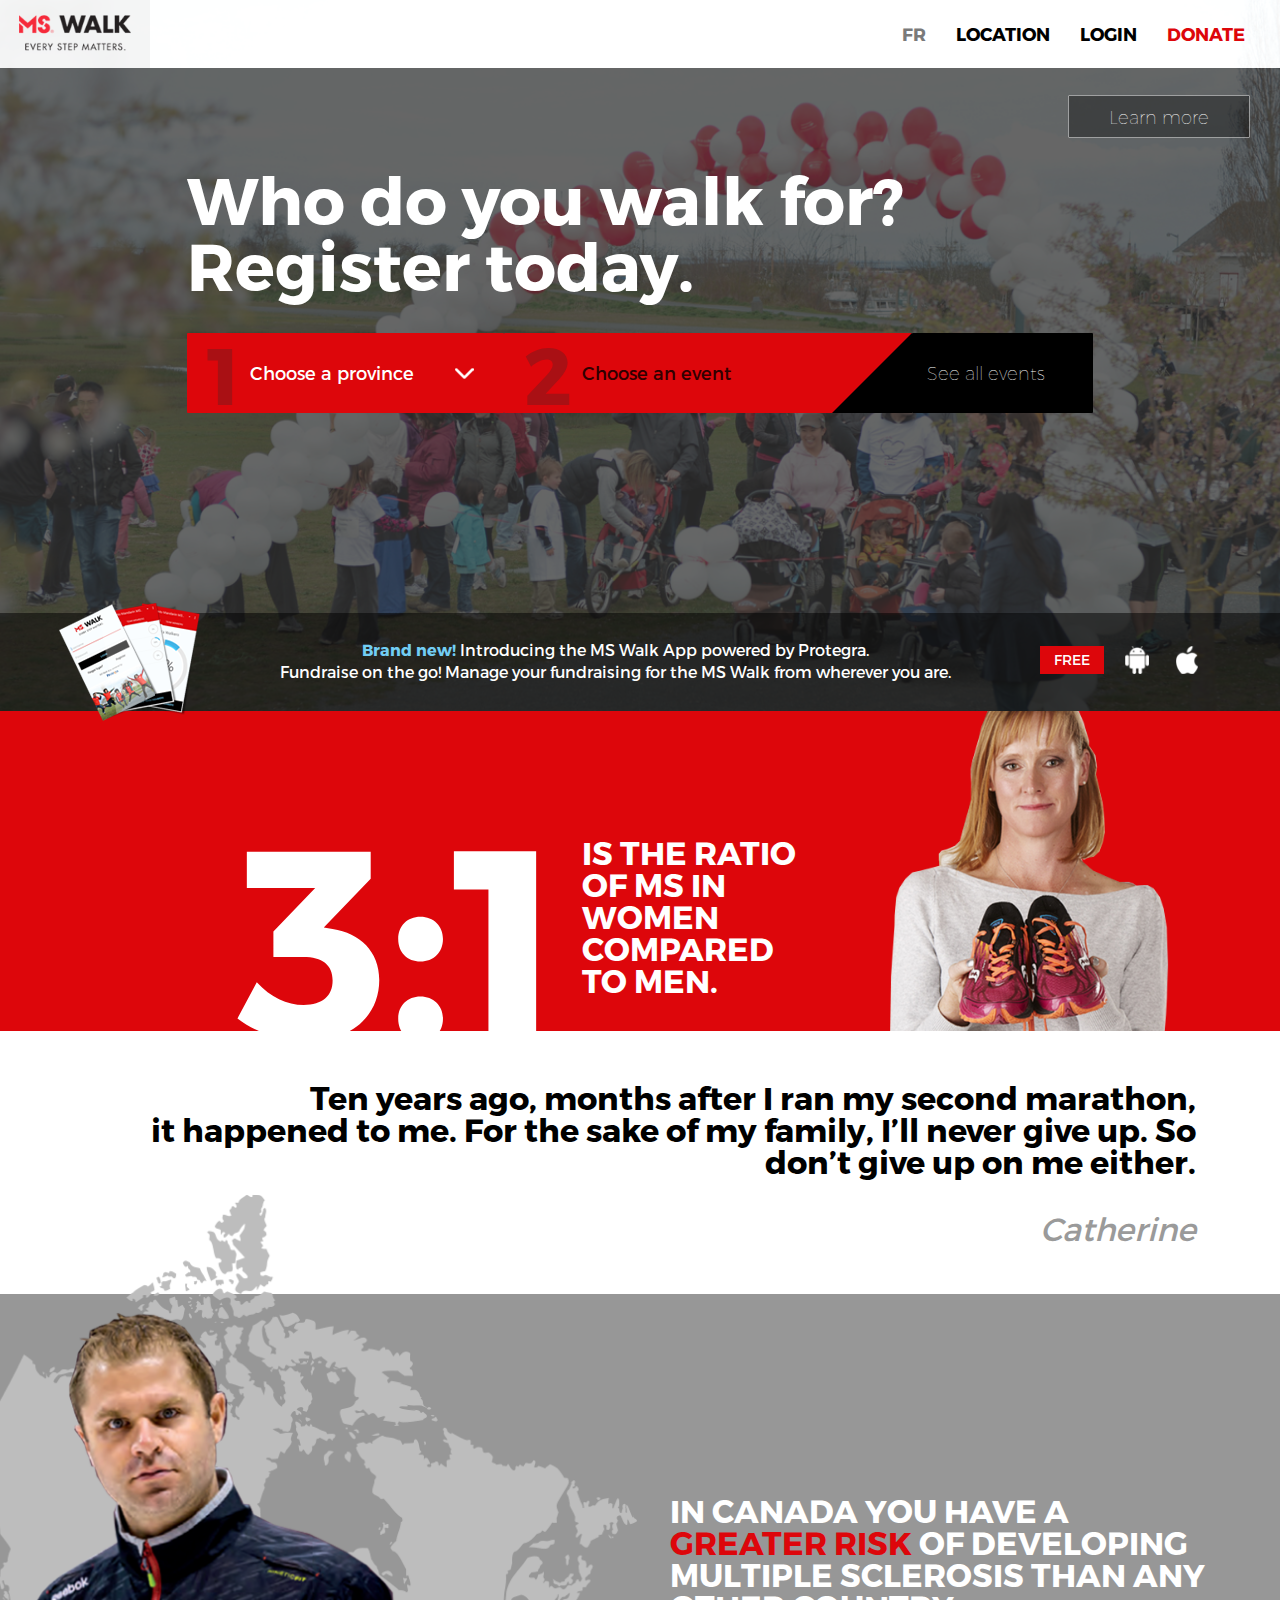
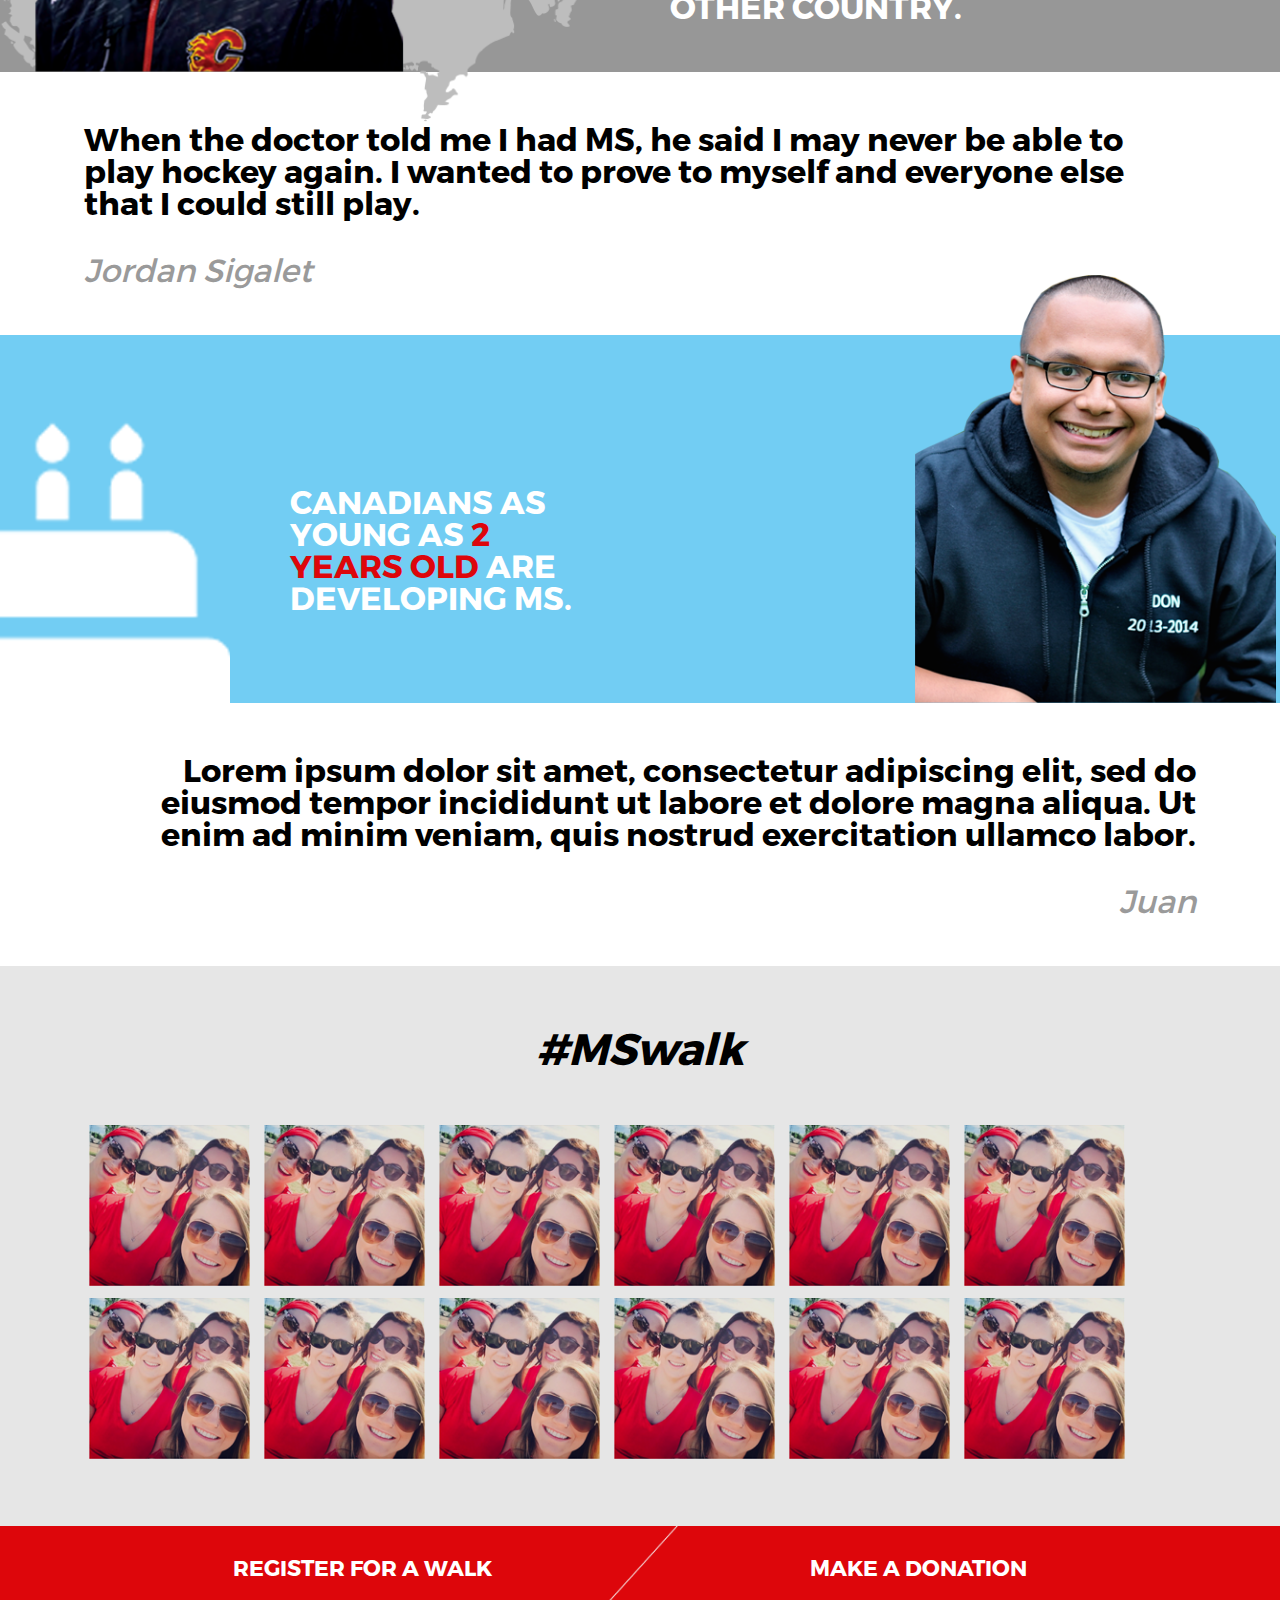
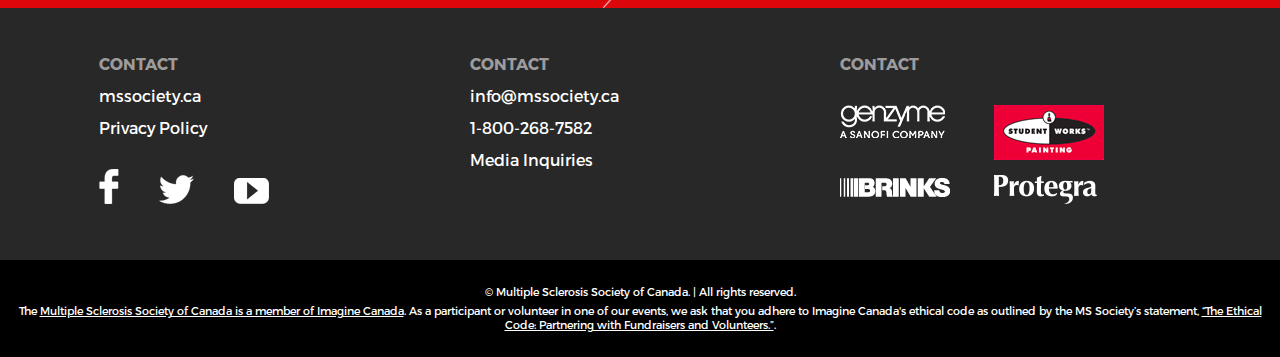
<file: index.html>
<!DOCTYPE html>
<html>
<head>
	<title>Home</title>
	<link rel="stylesheet" type="text/css" href="css/bootstrap.min.css">
	<meta charset="utf-8">
	<meta name="viewport" content="width=device-width, initial-scale=1">

	<link rel="stylesheet" type="text/css" href="css/style.css">
</head>
<body>
	<div class="b1">
		<div class="menu">
			<div class="logo"><a href="#">&nbsp;</a></div>
			<div class="menu_items">
				<div id="desk">
					<ul>
						<li><a href="#">Donate</a></li>
						<li><a href="#">Login</a></li>
						<li><a href="#">Location</a></li>
						<li><a href="#">Fr</a></li>
					</ul>
				</div>
				<div id="mobile">
					<div class="mobile_btn">&nbsp;</div>
					<div class="clear"></div>
					<ul>
						<li><a href="#">Location</a></li>
						<li><a href="#">Login</a></li>
						<li><a href="more.html">Learn More</a></li>
						<li class="fr"><a href="#">French</a></li>
						<li class="don"><a href="#">Donate</a></li>
					</ul>
				</div>
			</div>
			<div class="clear"></div>
		</div>
		<div class="content">
			<div class="lern_more"><a href="more.html" class="hidden-print hidden-xs hidden-sm">Learn more</a></div>
			<div class="cont">
				<div class="title">Who do you walk for?<br>Register today.</div>





				<div class="get_started hidden-print hidden-xs hidden-sm">
					<div class="menu">
						<div id="get1"><span class="number">1</span><span class="name">Choose a province</span><span class="drop">&nbsp;</span> <div class="clear"></div></div>
						<div id="get1_is">
							<ul>
								<li title="1">Alberta and Northwest Territories</li>
								<li title="2">British Columbia and Yukon</li>
								<li title="3">Manitoba</li>
								<li title="4">New Brunswick</li>
								<li title="5">Newfoundland and Labrador</li>
								<li title="6">Nova Scotia</li>
								<li title="7">Ontario</li>
								<li title="8">Prince Edward Island</li>
								<li title="9">Quebec</li>
								<li title="10">Saskatchewan</li>
							</ul>
							<div class="clear"></div>
						</div>
						<div id="get2" class="not"><span class="number">2</span><span class="name">Choose an event</span> <div class="clear"></div></div>
						<div id="get2_is">
							<div class="block">
								<ul class="dv_cont_red_blocks" stit="1">
									<li>Vancouver<br>Island
										<div class="sub">
											<table width="100%">
												<tr>
													<th width="20%"></th>
													<th width="40%"></th>
													<th width="20%"></th>
													<th width="20%"></th>
												</tr>
												<tr>
													<td>Comox Valley</td>
													<td>May 1, 2016</td>
													<td><a href="#">Read more</a></td>
													<td><a href="#">Register</a></td>
												</tr>
												<tr>
													<td>Victoria</td>
													<td>May 2, 2016</td>
													<td><a href="#">Read more</a></td>
													<td><a href="#">Register</a></td>
												</tr>
												<tr>
													<td>Comox Valley</td>
													<td>May 1, 2016</td>
													<td><a href="#">Read more</a></td>
													<td><a href="#">Register</a></td>
												</tr>
												<tr>
													<td>Victoria</td>
													<td>May 2, 2016</td>
													<td><a href="#">Read more</a></td>
													<td><a href="#">Register</a></td>
												</tr>
												<tr>
													<td>Comox Valley</td>
													<td>May 1, 2016</td>
													<td><a href="#">Read more</a></td>
													<td><a href="#">Register</a></td>
												</tr>
												<tr>
													<td>Victoria</td>
													<td>May 2, 2016</td>
													<td><a href="#">Read more</a></td>
													<td><a href="#">Register</a></td>
												</tr>
											</table>
										</div>
									</li>
									<li>Interior<br>BC
										<div class="sub">
											<table width="100%">
												<tr>
													<th width="20%"></th>
													<th width="40%"></th>
													<th width="20%"></th>
													<th width="20%"></th>
												</tr>
												<tr>
													<td>Comox Valley</td>
													<td>May 1, 2016</td>
													<td><a href="#">Read more</a></td>
													<td><a href="#">Register</a></td>
												</tr>
												<tr>
													<td>Victoria</td>
													<td>May 2, 2016</td>
													<td><a href="#">Read more</a></td>
													<td><a href="#">Register</a></td>
												</tr>
												<tr>
													<td>Comox Valley</td>
													<td>May 1, 2016</td>
													<td><a href="#">Read more</a></td>
													<td><a href="#">Register</a></td>
												</tr>
												<tr>
													<td>Victoria</td>
													<td>May 2, 2016</td>
													<td><a href="#">Read more</a></td>
													<td><a href="#">Register</a></td>
												</tr>
												<tr>
													<td>Comox Valley</td>
													<td>May 1, 2016</td>
													<td><a href="#">Read more</a></td>
													<td><a href="#">Register</a></td>
												</tr>
												<tr>
													<td>Victoria</td>
													<td>May 2, 2016</td>
													<td><a href="#">Read more</a></td>
													<td><a href="#">Register</a></td>
												</tr>
												<tr>
													<td>Comox Valley</td>
													<td>May 1, 2016</td>
													<td><a href="#">Read more</a></td>
													<td><a href="#">Register</a></td>
												</tr>
												<tr>
													<td>Victoria</td>
													<td>May 2, 2016</td>
													<td><a href="#">Read more</a></td>
													<td><a href="#">Register</a></td>
												</tr>
											</table>
										</div></li>
									<li>Lower<br>Mainland
										<div class="sub">
											<table width="100%">
												<tr>
													<th width="20%"></th>
													<th width="40%"></th>
													<th width="20%"></th>
													<th width="20%"></th>
												</tr>
												<tr>
													<td>Comox Valley</td>
													<td>May 1, 2016</td>
													<td><a href="#">Read more</a></td>
													<td><a href="#">Register</a></td>
												</tr>
												<tr>
													<td>Victoria</td>
													<td>May 2, 2016</td>
													<td><a href="#">Read more</a></td>
													<td><a href="#">Register</a></td>
												</tr>
												<tr>
													<td>Comox Valley</td>
													<td>May 1, 2016</td>
													<td><a href="#">Read more</a></td>
													<td><a href="#">Register</a></td>
												</tr>
												<tr>
													<td>Victoria</td>
													<td>May 2, 2016</td>
													<td><a href="#">Read more</a></td>
													<td><a href="#">Register</a></td>
												</tr>
												<tr>
													<td>Comox Valley</td>
													<td>May 1, 2016</td>
													<td><a href="#">Read more</a></td>
													<td><a href="#">Register</a></td>
												</tr>
												<tr>
													<td>Victoria</td>
													<td>May 2, 2016</td>
													<td><a href="#">Read more</a></td>
													<td><a href="#">Register</a></td>
												</tr>
											</table>
										</div></li>
									<li>Northern BC<br>& Yukon
										<div class="sub">
											<table width="100%">
												<tr>
													<th width="20%"></th>
													<th width="40%"></th>
													<th width="20%"></th>
													<th width="20%"></th>
												</tr>
												<tr>
													<td>Comox Valley</td>
													<td>May 1, 2016</td>
													<td><a href="#">Read more</a></td>
													<td><a href="#">Register</a></td>
												</tr>
												<tr>
													<td>Victoria</td>
													<td>May 2, 2016</td>
													<td><a href="#">Read more</a></td>
													<td><a href="#">Register</a></td>
												</tr>
												<tr>
													<td>Comox Valley</td>
													<td>May 1, 2016</td>
													<td><a href="#">Read more</a></td>
													<td><a href="#">Register</a></td>
												</tr>
												<tr>
													<td>Victoria</td>
													<td>May 2, 2016</td>
													<td><a href="#">Read more</a></td>
													<td><a href="#">Register</a></td>
												</tr>
												<tr>
													<td>Comox Valley</td>
													<td>May 1, 2016</td>
													<td><a href="#">Read more</a></td>
													<td><a href="#">Register</a></td>
												</tr>
												<tr>
													<td>Victoria</td>
													<td>May 2, 2016</td>
													<td><a href="#">Read more</a></td>
													<td><a href="#">Register</a></td>
												</tr>
											</table>
										</div></li>
									<li>Fraser<br>Valley
										<div class="sub">
											<table width="100%">
												<tr>
													<th width="20%"></th>
													<th width="40%"></th>
													<th width="20%"></th>
													<th width="20%"></th>
												</tr>
												<tr>
													<td>Comox Valley</td>
													<td>May 1, 2016</td>
													<td><a href="#">Read more</a></td>
													<td><a href="#">Register</a></td>
												</tr>
												<tr>
													<td>Victoria</td>
													<td>May 2, 2016</td>
													<td><a href="#">Read more</a></td>
													<td><a href="#">Register</a></td>
												</tr>
												<tr>
													<td>Comox Valley</td>
													<td>May 1, 2016</td>
													<td><a href="#">Read more</a></td>
													<td><a href="#">Register</a></td>
												</tr>
												<tr>
													<td>Victoria</td>
													<td>May 2, 2016</td>
													<td><a href="#">Read more</a></td>
													<td><a href="#">Register</a></td>
												</tr>
												<tr>
													<td>Comox Valley</td>
													<td>May 1, 2016</td>
													<td><a href="#">Read more</a></td>
													<td><a href="#">Register</a></td>
												</tr>
												<tr>
													<td>Victoria</td>
													<td>May 2, 2016</td>
													<td><a href="#">Read more</a></td>
													<td><a href="#">Register</a></td>
												</tr>
											</table>
										</div></li>
									<li>Virtual<br>Walks
										<div class="sub">
											<table width="100%">
												<tr>
													<th width="20%"></th>
													<th width="40%"></th>
													<th width="20%"></th>
													<th width="20%"></th>
												</tr>
												<tr>
													<td>Comox Valley</td>
													<td>May 1, 2016</td>
													<td><a href="#">Read more</a></td>
													<td><a href="#">Register</a></td>
												</tr>
												<tr>
													<td>Victoria</td>
													<td>May 2, 2016</td>
													<td><a href="#">Read more</a></td>
													<td><a href="#">Register</a></td>
												</tr>
												<tr>
													<td>Comox Valley</td>
													<td>May 1, 2016</td>
													<td><a href="#">Read more</a></td>
													<td><a href="#">Register</a></td>
												</tr>
												<tr>
													<td>Victoria</td>
													<td>May 2, 2016</td>
													<td><a href="#">Read more</a></td>
													<td><a href="#">Register</a></td>
												</tr>
												<tr>
													<td>Comox Valley</td>
													<td>May 1, 2016</td>
													<td><a href="#">Read more</a></td>
													<td><a href="#">Register</a></td>
												</tr>
												<tr>
													<td>Victoria</td>
													<td>May 2, 2016</td>
													<td><a href="#">Read more</a></td>
													<td><a href="#">Register</a></td>
												</tr>
											</table>
										</div></li>
								</ul>
								<div class="clear"></div>

								<ul class="dv_cont_red_blocks" stit="2">
									<li>2222222
										<div class="sub">
											<table width="100%">
												<tr>
													<th width="20%"></th>
													<th width="40%"></th>
													<th width="20%"></th>
													<th width="20%"></th>
												</tr>
												<tr>
													<td>Comox Valley</td>
													<td>May 1, 2016</td>
													<td><a href="#">Read more</a></td>
													<td><a href="#">Register</a></td>
												</tr>
											</table>
										</div>
									</li>
									<li>2222222
										<div class="sub">
											<table width="100%">
												<tr>
													<th width="20%"></th>
													<th width="40%"></th>
													<th width="20%"></th>
													<th width="20%"></th>
												</tr>
												<tr>
													<td>Comox Valley</td>
													<td>May 1, 2016</td>
													<td><a href="#">Read more</a></td>
													<td><a href="#">Register</a></td>
												</tr>
											</table>
										</div>
									</li>
									<li>2222222
										<div class="sub">
											<table width="100%">
												<tr>
													<th width="20%"></th>
													<th width="40%"></th>
													<th width="20%"></th>
													<th width="20%"></th>
												</tr>
												<tr>
													<td>Comox Valley</td>
													<td>May 1, 2016</td>
													<td><a href="#">Read more</a></td>
													<td><a href="#">Register</a></td>
												</tr>
											</table>
										</div>
									</li>
								</ul>
								<div class="clear"></div>

								<ul class="dv_cont_red_blocks show-all-events" stit="3">
									<li class="set all-events-section">
										<div class="sub">
											<table width="100%">
												<tr>
													<th width="20%"></th>
													<th width="40%"></th>
													<th width="20%"></th>
													<th width="20%"></th>
												</tr>
												<tr>
													<td>Comox Valley</td>
													<td>May 1, 2016</td>
													<td><a href="#">Read more</a></td>
													<td><a href="#">Register</a></td>
												</tr>
											</table>
										</div>
									</li>
								</ul>
								<div class="clear"></div>

								<ul class="dv_cont_red_blocks" stit="4">
									<li>444444444
										<div class="sub">
											<table width="100%">
												<tr>
													<th width="20%"></th>
													<th width="40%"></th>
													<th width="20%"></th>
													<th width="20%"></th>
												</tr>
												<tr>
													<td>Comox Valley</td>
													<td>May 1, 2016</td>
													<td><a href="#">Read more</a></td>
													<td><a href="#">Register</a></td>
												</tr>
											</table>
										</div>
									</li>
									<li>444444
										<div class="sub">
											<table width="100%">
												<tr>
													<th width="20%"></th>
													<th width="40%"></th>
													<th width="20%"></th>
													<th width="20%"></th>
												</tr>
												<tr>
													<td>Comox Valley</td>
													<td>May 1, 2016</td>
													<td><a href="#">Read more</a></td>
													<td><a href="#">Register</a></td>
												</tr>
											</table>
										</div>
									</li>
									<li>444444
										<div class="sub">
											<table width="100%">
												<tr>
													<th width="20%"></th>
													<th width="40%"></th>
													<th width="20%"></th>
													<th width="20%"></th>
												</tr>
												<tr>
													<td>Comox Valley</td>
													<td>May 1, 2016</td>
													<td><a href="#">Read more</a></td>
													<td><a href="#">Register</a></td>
												</tr>
											</table>
										</div>
									</li>
								</ul>
								<div class="clear"></div>

								<ul class="dv_cont_red_blocks" stit="5">
									<li>5555555
										<div class="sub">
											<table width="100%">
												<tr>
													<th width="20%"></th>
													<th width="40%"></th>
													<th width="20%"></th>
													<th width="20%"></th>
												</tr>
												<tr>
													<td>Comox Valley</td>
													<td>May 1, 2016</td>
													<td><a href="#">Read more</a></td>
													<td><a href="#">Register</a></td>
												</tr>
											</table>
										</div>
									</li>
									<li>5555555
										<div class="sub">
											<table width="100%">
												<tr>
													<th width="20%"></th>
													<th width="40%"></th>
													<th width="20%"></th>
													<th width="20%"></th>
												</tr>
												<tr>
													<td>Comox Valley</td>
													<td>May 1, 2016</td>
													<td><a href="#">Read more</a></td>
													<td><a href="#">Register</a></td>
												</tr>
											</table>
										</div>
									</li>
									<li>5555555
										<div class="sub">
											<table width="100%">
												<tr>
													<th width="20%"></th>
													<th width="40%"></th>
													<th width="20%"></th>
													<th width="20%"></th>
												</tr>
												<tr>
													<td>Comox Valley</td>
													<td>May 1, 2016</td>
													<td><a href="#">Read more</a></td>
													<td><a href="#">Register</a></td>
												</tr>
											</table>
										</div>
									</li>
								</ul>
								<div class="clear"></div>

								<ul class="dv_cont_red_blocks" stit="6">
									<li>6666666
										<div class="sub">
											<table width="100%">
												<tr>
													<th width="20%"></th>
													<th width="40%"></th>
													<th width="20%"></th>
													<th width="20%"></th>
												</tr>
												<tr>
													<td>Comox Valley</td>
													<td>May 1, 2016</td>
													<td><a href="#">Read more</a></td>
													<td><a href="#">Register</a></td>
												</tr>
											</table>
										</div>
									</li>
									<li>6666666
										<div class="sub">
											<table width="100%">
												<tr>
													<th width="20%"></th>
													<th width="40%"></th>
													<th width="20%"></th>
													<th width="20%"></th>
												</tr>
												<tr>
													<td>Comox Valley</td>
													<td>May 1, 2016</td>
													<td><a href="#">Read more</a></td>
													<td><a href="#">Register</a></td>
												</tr>
											</table>
										</div>
									</li>
									<li>6666666
										<div class="sub">
											<table width="100%">
												<tr>
													<th width="20%"></th>
													<th width="40%"></th>
													<th width="20%"></th>
													<th width="20%"></th>
												</tr>
												<tr>
													<td>Comox Valley</td>
													<td>May 1, 2016</td>
													<td><a href="#">Read more</a></td>
													<td><a href="#">Register</a></td>
												</tr>
											</table>
										</div>
									</li>
								</ul>
								<div class="clear"></div>

								<ul class="dv_cont_red_blocks" stit="7">
									<li>777777
										<div class="sub">
											<table width="100%">
												<tr>
													<th width="20%"></th>
													<th width="40%"></th>
													<th width="20%"></th>
													<th width="20%"></th>
												</tr>
												<tr>
													<td>Comox Valley</td>
													<td>May 1, 2016</td>
													<td><a href="#">Read more</a></td>
													<td><a href="#">Register</a></td>
												</tr>
											</table>
										</div>
									</li>
									<li>7777777
										<div class="sub">
											<table width="100%">
												<tr>
													<th width="20%"></th>
													<th width="40%"></th>
													<th width="20%"></th>
													<th width="20%"></th>
												</tr>
												<tr>
													<td>Comox Valley</td>
													<td>May 1, 2016</td>
													<td><a href="#">Read more</a></td>
													<td><a href="#">Register</a></td>
												</tr>
											</table>
										</div>
									</li>
									<li>777777
										<div class="sub">
											<table width="100%">
												<tr>
													<th width="20%"></th>
													<th width="40%"></th>
													<th width="20%"></th>
													<th width="20%"></th>
												</tr>
												<tr>
													<td>Comox Valley</td>
													<td>May 1, 2016</td>
													<td><a href="#">Read more</a></td>
													<td><a href="#">Register</a></td>
												</tr>
											</table>
										</div>
									</li>
								</ul>
								<div class="clear"></div>

								<ul class="dv_cont_red_blocks" stit="8">
									<li>888888
										<div class="sub">
											<table width="100%">
												<tr>
													<th width="20%"></th>
													<th width="40%"></th>
													<th width="20%"></th>
													<th width="20%"></th>
												</tr>
												<tr>
													<td>Comox Valley</td>
													<td>May 1, 2016</td>
													<td><a href="#">Read more</a></td>
													<td><a href="#">Register</a></td>
												</tr>
											</table>
										</div>
									</li>
									<li>888888
										<div class="sub">
											<table width="100%">
												<tr>
													<th width="20%"></th>
													<th width="40%"></th>
													<th width="20%"></th>
													<th width="20%"></th>
												</tr>
												<tr>
													<td>Comox Valley</td>
													<td>May 1, 2016</td>
													<td><a href="#">Read more</a></td>
													<td><a href="#">Register</a></td>
												</tr>
											</table>
										</div>
									</li>
									<li>8888888
										<div class="sub">
											<table width="100%">
												<tr>
													<th width="20%"></th>
													<th width="40%"></th>
													<th width="20%"></th>
													<th width="20%"></th>
												</tr>
												<tr>
													<td>Comox Valley</td>
													<td>May 1, 2016</td>
													<td><a href="#">Read more</a></td>
													<td><a href="#">Register</a></td>
												</tr>
											</table>
										</div>
									</li>
								</ul>
								<div class="clear"></div>

								<ul class="dv_cont_red_blocks" stit="9">
									<li>999999
										<div class="sub">
											<table width="100%">
												<tr>
													<th width="20%"></th>
													<th width="40%"></th>
													<th width="20%"></th>
													<th width="20%"></th>
												</tr>
												<tr>
													<td>Comox Valley</td>
													<td>May 1, 2016</td>
													<td><a href="#">Read more</a></td>
													<td><a href="#">Register</a></td>
												</tr>
											</table>
										</div>
									</li>
									<li>9999999
										<div class="sub">
											<table width="100%">
												<tr>
													<th width="20%"></th>
													<th width="40%"></th>
													<th width="20%"></th>
													<th width="20%"></th>
												</tr>
												<tr>
													<td>Comox Valley1</td>
													<td>May 1, 2016</td>
													<td><a href="#">Read more</a></td>
													<td><a href="#">Register</a></td>
												</tr>
											</table>
										</div>
									</li>
									<li>9999999
										<div class="sub">
											<table width="100%">
												<tr>
													<th width="20%"></th>
													<th width="40%"></th>
													<th width="20%"></th>
													<th width="20%"></th>
												</tr>
												<tr>
													<td>Comox Valley</td>
													<td>May 1, 2016</td>
													<td><a href="#">Read more</a></td>
													<td><a href="#">Register</a></td>
												</tr>
											</table>
										</div>
									</li>
								</ul>
								<div class="clear"></div>

								<ul class="dv_cont_red_blocks" stit="10">
									<li>10101010
										<div class="sub">
											<table width="100%">
												<tr>
													<th width="20%"></th>
													<th width="40%"></th>
													<th width="20%"></th>
													<th width="20%"></th>
												</tr>
												<tr>
													<td>Comox Valley</td>
													<td>May 1, 2016</td>
													<td><a href="#">Read more</a></td>
													<td><a href="#">Register</a></td>
												</tr>
											</table>
										</div>
									</li>
									<li>10101010
										<div class="sub">
											<table width="100%">
												<tr>
													<th width="20%"></th>
													<th width="40%"></th>
													<th width="20%"></th>
													<th width="20%"></th>
												</tr>
												<tr>
													<td>Comox Valley</td>
													<td>May 1, 2016</td>
													<td><a href="#">Read more</a></td>
													<td><a href="#">Register</a></td>
												</tr>
											</table>
										</div>
									</li>
									<li>10101010
										<div class="sub">
											<table width="100%">
												<tr>
													<th width="20%"></th>
													<th width="40%"></th>
													<th width="20%"></th>
													<th width="20%"></th>
												</tr>
												<tr>
													<td>Comox Valley</td>
													<td>May 1, 2016</td>
													<td><a href="#">Read more</a></td>
													<td><a href="#">Register</a></td>
												</tr>
											</table>
										</div>
									</li>
								</ul>
								<div class="clear"></div>
							</div>
						</div>
						<div id="see_all"><a href="#">See all events</a></div>

						<div class="clear"></div>
					</div>
				</div>

				<div class="get_started_mobile">
					<div class="choose">Choose a province</div>
					<a href="#">See all evants</a>
				</div>





			</div>

			<div class="ad_space">
				<div class="img"><img src="img/base/ad.png" alt=""></div>
				<div class="text"><span class="blue bold">Brand new!</span> Introducing the MS Walk App powered by Protegra.<br>Fundraise on the go! Manage your fundraising for the MS Walk from wherever you are.</div>
				<div class="conte">
					<span class="free">free</span>
					<span class="android"></span>
					<span class="apple"></span>

					<div class="clear"></div>
				</div>
				<div class="clear"></div>
			</div>
		</div>
	</div>



	<div class="get_started_popup">
		<div class="mobile_btn"></div>
		<div class="content">
			<div id="c1">
				<div class="choose_1">Choose a province <span class="arrow">&nbsp;</span></div>
				<div id="ch_1">
					<ul>
						<li sb="1">Alberta</li>
						<li sb="2">Ontario</li>
						<li sb="3" class="no-region">Manitoba</li>
					</ul>
				</div>
			</div>
			<div id="c2">
				<div class="choose_2 not">Choose a chapter <span class="arrow">&nbsp;</span></div>
				<div id="ch_2">
					<ul class="sh_dv" sh="1">
						<li sp="1">Alberta 1</li>
						<li sp="2">Alberta 1</li>
						<li sp="3">Alberta 1</li>
						<li sp="4">Alberta 1</li>
					</ul>
					<ul class="sh_dv" sh="2">
						<li sp="1">Ontario 2</li>
						<li sp="2">Ontario 2</li>
						<li sp="3">Ontario 2</li>
						<li sp="4">Ontario 2</li>
					</ul>
					<ul class="sh_dv" sh="3">
						<li sp="1">Manitoba 3</li>
						<li sp="2">Manitoba 3</li>
						<li sp="3">Manitoba 3</li>
						<li sp="4">Manitoba 3</li>
					</ul>
				</div>
			</div>
			<div id="c3">
				<div class="choose_3 not">Choose an event <span class="arrow">&nbsp;</span></div>
				<div id="ch_3">
					<div class="last_step" lp="1">
						<div class="dv_cont_red_blocks_mobile" sp='1'>
							<ul>
								<li>Alberta 1|1</li>
							</ul>
						</div>
						<div class="dv_cont_red_blocks_mobile" sp='2'>
							<ul>
								<li>Alberta 1|2</li>
							</ul>
						</div>
						<div class="dv_cont_red_blocks_mobile" sp='3'>
							<ul>
								<li>Alberta 1|3</li>
							</ul>
						</div>
						<div class="dv_cont_red_blocks_mobile" sp='4'>
							<ul>
								<li>Alberta 1|4</li>
							</ul>
						</div>
					</div>

					<div class="last_step" lp="2">
						<div class="dv_cont_red_blocks_mobile" sp='1'>
							<ul>
								<li>Ontario 2|1</li>
							</ul>
						</div>
						<div class="dv_cont_red_blocks_mobile" sp='2'>
							<ul>
								<li>Ontario 2|2</li>
							</ul>
						</div>
						<div class="dv_cont_red_blocks_mobile" sp='3'>
							<ul>
								<li>Ontario 2|3</li>
							</ul>
						</div>
						<div class="dv_cont_red_blocks_mobile" sp='4'>
							<ul>
								<li>Ontario 2|4</li>
							</ul>
						</div>
					</div>

					<div class="last_step" lp="3">
						<div class="dv_cont_red_blocks_mobile" sp='1'>
							<ul>
								<li>Manitoba 3|1</li>
							</ul>
						</div>
						<div class="dv_cont_red_blocks_mobile" sp='2'>
							<ul>
								<li>Manitoba 3|2</li>
							</ul>
						</div>
						<div class="dv_cont_red_blocks_mobile" sp='3'>
							<ul>
								<li>Manitoba 3|3</li>
							</ul>
						</div>
						<div class="dv_cont_red_blocks_mobile" sp='4'>
							<ul>
								<li>Manitoba 3|4</li>
							</ul>
						</div>
					</div>
				</div>
			</div>

			<a href="event.html" onclick="return false;" class="ok">Ok</a>
			<div class="or">or</div>
			<a href="event.html" class="see">See all events</a>
		</div>
	</div>

	<div class="b2">
		<div class="img hidden-print hidden-xs hidden-sm"></div>
		<div class="content hidden-print hidden-xs hidden-sm">
			3:1 <span>is the ratio<br>of MS in women compared<br>to men.</span>
		</div>
		<div class="cont_mobile">
			<div class="t">3:1</div>
			<div class="s">is the ratio<br>of MS in women compared<br>to men.</div>
		</div>
	</div>

	<div class="b3">
		<div class="container">
			<div class="text">Ten years ago, months after I ran my second marathon,<br>
			it happened to me. For the sake of my family, I’ll never give up. 
			So don’t give up on me either.</div>
			<div class="name">Catherine</div>
		</div>
	</div>

	<div class="b4">
		<div class="img hidden-print hidden-xs hidden-sm"></div>
		<div class="content">
			In Canada you have a <span class="red">greater risk</span> of developing multiple sclerosis than any other country.
		</div>
	</div>

	<div class="b5">
		<div class="container">
			<div class="text">When the doctor told me I had MS, he said I may never be able to play hockey again. I wanted to prove to myself and everyone else that I could still play.</div>
			<div class="name">Jordan Sigalet</div>
		</div>
	</div>

	<div class="b6">
		<div class="img1 hidden-print hidden-xs hidden-sm"></div>
		<div class="img2 hidden-print hidden-xs hidden-sm"></div>
		<div class="content">
			<div class="txt">canadians as young as <span class="red">2 years old</span> are developing ms.</div>
		</div>
	</div>

	<div class="b3">
		<div class="container">
			<div class="text">Lorem ipsum dolor sit amet, consectetur adipiscing elit, sed do eiusmod tempor incididunt ut labore et dolore magna aliqua. Ut enim ad minim veniam, quis nostrud exercitation ullamco labor.</div>
			<div class="name">Juan</div>
		</div>
	</div>

	<div class="b7">
		<div class="container">
			<div class="title">#MSwalk</div>
			<div class="gallery">
				<img src="img/gall.png" alt="">
				<img src="img/gall.png" alt="">
				<img src="img/gall.png" alt="">
				<img src="img/gall.png" alt="">
				<img src="img/gall.png" alt="">
				<img src="img/gall.png" alt="">
				<img src="img/gall.png" alt="">
				<img src="img/gall.png" alt="">
				<img src="img/gall.png" alt="">
				<img src="img/gall.png" alt="">
				<img src="img/gall.png" alt="">
				<img src="img/gall.png" alt="">

				<div class="clear"></div>
			</div>
		</div>
	</div>

	<div class="footer">
		<div class="head">
			<div class="container">
				<div class="col-md-6"><a href="#">Register for a walk</a></div>
				<div class="col-md-6"><a href="#">Make a donation</a></div>

				<div class="clear"></div>
			</div>
		</div>

		<div class="f">
			<div class="container">
				<div class="col-md-4">
					<div class="title">CONTACT</div>
					<div class="content">
						<div>mssociety.ca</div>
	 					<div>Privacy Policy</div>
	 					<div><a href="#"><img src="img/base/f.png" alt=""></a><a href="#"><img src="img/base/tw.png" alt=""></a><a href="#"><img src="img/base/y.png" alt=""></a></div>
					</div>
				</div>
				<div class="col-md-4">
					<div class="title">CONTACT</div>
					<div class="content">
						<div>info@mssociety.ca</div>
	 					<div>1-800-268-7582</div>
	 					<div>Media Inquiries</div>
					</div>
				</div>
				<div class="col-md-4">
					<div class="title">CONTACT</div>
					<div class="content">
						<a href="#"><img src="img/base/f1.png" alt=""></a>
						<a href="#"><img src="img/base/f2.png" alt=""></a>
						<a href="#"><img src="img/base/f3.png" alt=""></a>
						<a href="#"><img src="img/base/f4.png" alt=""></a>
					</div>
				</div>

				<div class="clear"></div>
			</div>

			<div class="down">
				<div>&copy; Multiple Sclerosis Society of Canada. | All rights reserved.</div>
				<div class="txt">The <span class="underline">Multiple Sclerosis Society of Canada is a member of Imagine Canada</span>. As a participant or volunteer in one of our events, we ask that you adhere to Imagine Canada's ethical code as outlined by the MS Society’s statement, <span class="underline">“The Ethical Code: Partnering with Fundraisers and Volunteers.”</span>.</div>
			</div>
		</div>
	</div>



	<script src="js/jquery.min.js"></script>
	<script src="js/bootstrap.min.js"></script>

	<script type="text/javascript">

		$('#mobile .mobile_btn').click(function(){
			var if_v = $('#mobile').attr('class');
			if(if_v == "is"){
				$('#mobile').removeClass('is');
			} else {
				$('#mobile').addClass('is');
			}
		});

		$('#get1:not(.not)').click(function(){
			var if_v = $('#get1:not(.not)').attr('class');

			if(if_v == "is"){
				$('#get1:not(.not)').removeClass('is');
			} else {
				$('#get1:not(.not)').addClass('is');
				$('#get2').removeClass('is').addClass('not');
			}
		});
		$('#get2').click(function(){
			var cl = $('#get2').attr('class');

			if(cl !== 'not' && cl == 'is'){
				$('#get2').removeClass('is');
			} else if (cl !== 'not' && cl !== 'is') {
				$('#get2').addClass('is');
			}
		});

		$('#get1_is ul li').click(function(){
			var cont = $(this).html();
			console.log(cont);
			$('#get1 .name').html(cont);
			$('#get1').removeClass('is').addClass('seted');
			$('#get2').removeClass('not').addClass('is');

			var stit = $(this).attr('title');
			$('.dv_cont_red_blocks').removeClass('is');
			$('.dv_cont_red_blocks[stit="'+stit+'"]').addClass('is');
			$('.show-all-events li:first-child').addClass('set');
		//	$('.dv_cont_red_blocks li:first-child').addClass('set');
		});

		$('#get2_is ul li').click(function(){
			$('#get2_is ul li.set').removeClass('set');
			$(this).addClass('set');
		});

		$('.get_started_mobile .choose').click(function(){
			$('.get_started_popup').css('display', 'block');
			$('body').css('overflow-y', 'hidden');
		});
		$('.get_started_popup .mobile_btn').click(function(){
			$('.get_started_popup').css('display', 'none');
			$('body').css('overflow-y', 'scroll');
		});



		$('.get_started_popup .choose_1').click(function(){
			var if_v = $('.get_started_popup .choose_1').attr('class');

			if(if_v == "choose_1 is"){
				$('.get_started_popup .choose_1').removeClass('is');
				$('.get_started_popup .choose_2:not(.not)').addClass('not');
				$('.get_started_popup .choose_3:not(.not)').addClass('not');

				$('.get_started_popup .ok').attr('onclick', 'return false;').removeClass('can');

				$('.get_started_popup .choose_2').html('Choose a chapter');
				$('.get_started_popup .choose_3').html('Choose an event');
			} else {
				$('.get_started_popup .choose_1:not(.not)').addClass('is');
				$('.get_started_popup .choose_2:not(.not)').removeClass('is');
				$('.get_started_popup .choose_3:not(.not)').removeClass('is');
			}
		});
		
		$('.get_started_popup .choose_2').click(function(){
			var if_v = $('.get_started_popup .choose_2').attr('class');

			if(if_v == "choose_2 is"){
				$('.get_started_popup .choose_2:not(.not)').removeClass('is');

				$('.get_started_popup .ok').attr('onclick', 'return false;').removeClass('can');

				$('.get_started_popup .choose_3:not(.not)').addClass('not');
				$('.get_started_popup .choose_3').html('Choose an event');
			} else {
				$('.get_started_popup .choose_2:not(.not)').addClass('is');
				$('.get_started_popup .choose_1:not(.not)').removeClass('is');
				$('.get_started_popup .choose_3:not(.not)').removeClass('is');
			}
		});

		$('.get_started_popup .choose_3').click(function(){
			var if_v = $('.get_started_popup .choose_3').attr('class');

			if(if_v == "choose_3 is"){
				$('.get_started_popup .choose_3:not(.not)').removeClass('is');

				$('.get_started_popup .choose_3').html('Choose an event');
			} else {
				$('.get_started_popup .choose_3:not(.not)').addClass('is');
				$('.get_started_popup .choose_1:not(.not)').removeClass('is');
				$('.get_started_popup .choose_2:not(.not)').removeClass('is');
			}
		});

		var ccc;

		$('.get_started_popup .choose_1 + #ch_1 ul li').click(function(){
			var txt = $(this).html();

			$('.get_started_popup .choose_1').html(txt);
			$('.get_started_popup .choose_1').removeClass('is');
			$('.get_started_popup .choose_2').removeClass('not').addClass('is');

			var sp = $(this).attr('sb');
			$('.sh_dv').removeClass('is');
			$('.sh_dv[sh="'+sp+'"]').addClass('is');
			$('.last_step').removeClass('is');
			$('.last_step[lp="'+sp+'"]').addClass('is');

			ccc = sp;
		});

		$('.get_started_popup .choose_2 + #ch_2 ul li').click(function(){
			var txt = $(this).html();

			$('.get_started_popup .choose_2').html(txt);
			$('.get_started_popup .choose_2').removeClass('is');
			$('.get_started_popup .choose_3').removeClass('not').addClass('is');

			var sp = $(this).attr('sp');

			$('.last_step[lp="'+ccc+'"] .dv_cont_red_blocks_mobile').removeClass('is');
			$('.last_step[lp="'+ccc+'"] .dv_cont_red_blocks_mobile[sp="'+sp+'"]').addClass('is');
		});

		$('.get_started_popup .choose_3 + #ch_3 ul li').click(function(){
			var txt = $(this).html();

			$('.get_started_popup .choose_3').html(txt).removeClass('is');
			$('.get_started_popup .choose_2').removeClass('is');

			$('.get_started_popup .ok').attr('onclick', '').addClass('can');
		});


		/* New mobile filter logic - Dec 06, 2015 */
		$('.get_started_popup .choose_1 + #ch_1 ul li').click(function() {
			var txt = $(this).html();
			
			$('.get_started_popup .choose_1').html(txt);
			$('.get_started_popup .choose_1').removeClass('is');
			
			var sp = $(this).attr('sb');
			$('.sh_dv').removeClass('is');
			$('.sh_dv[sh="'+sp+'"]').addClass('is');
			$('.last_step').removeClass('is');
			$('.last_step[lp="'+sp+'"]').addClass('is');

			ccc = sp;
			
			if ( $(this).hasClass('no-region') ) {
				$('.get_started_popup .choose_2').css('display', 'none');
				$('.get_started_popup .choose_2').removeClass('is').addClass('not');
				
				$('.get_started_popup .choose_3').removeClass('not').addClass('is');
				
				$('.last_step .dv_cont_red_blocks_mobile').removeClass('is');
				$('.last_step[lp="'+ccc+'"] .dv_cont_red_blocks_mobile[sp="1"]').addClass('is');
			}
			
			else {
				$('.get_started_popup .choose_2').css('display', 'block');
				$('.get_started_popup .choose_2').removeClass('not').addClass('is');
			}
		});
		/* /End New mobile filter logic - Dec 06, 2015 */
		
	</script>
</body>
</html>
</file>
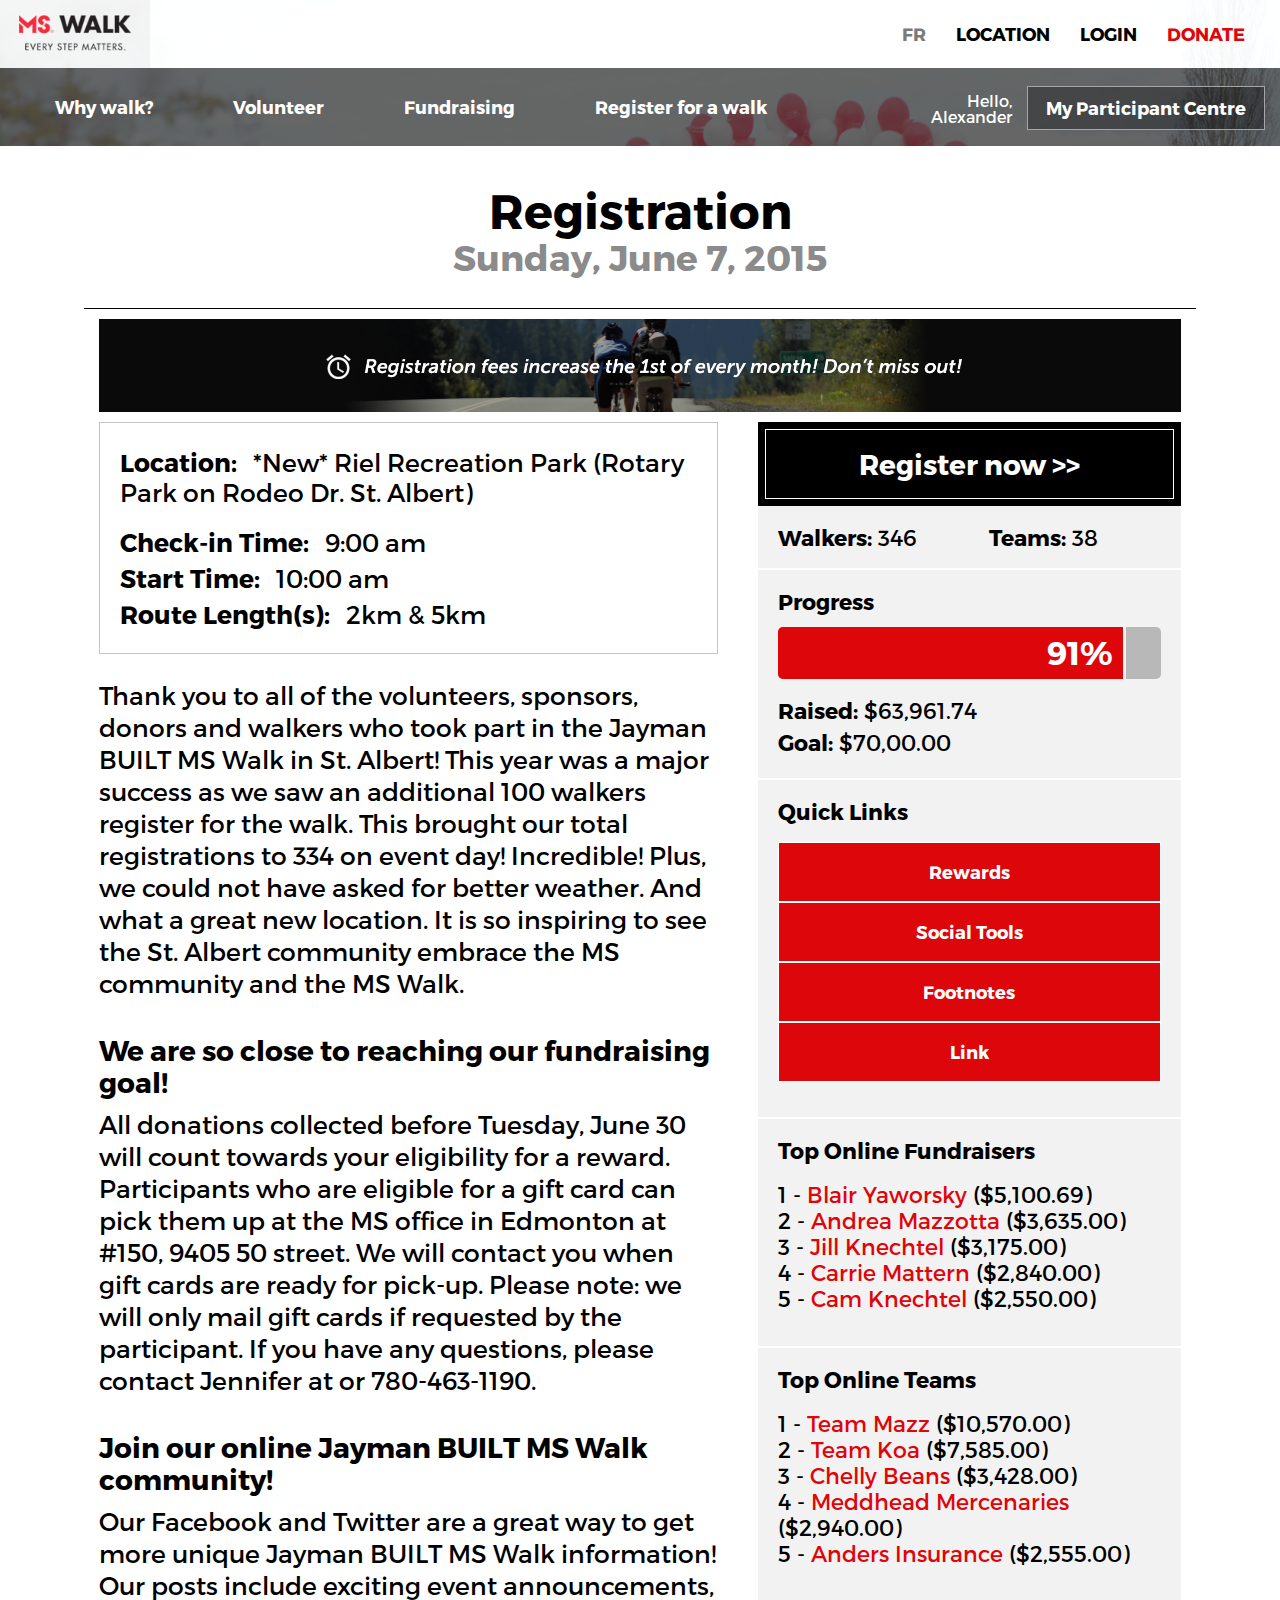
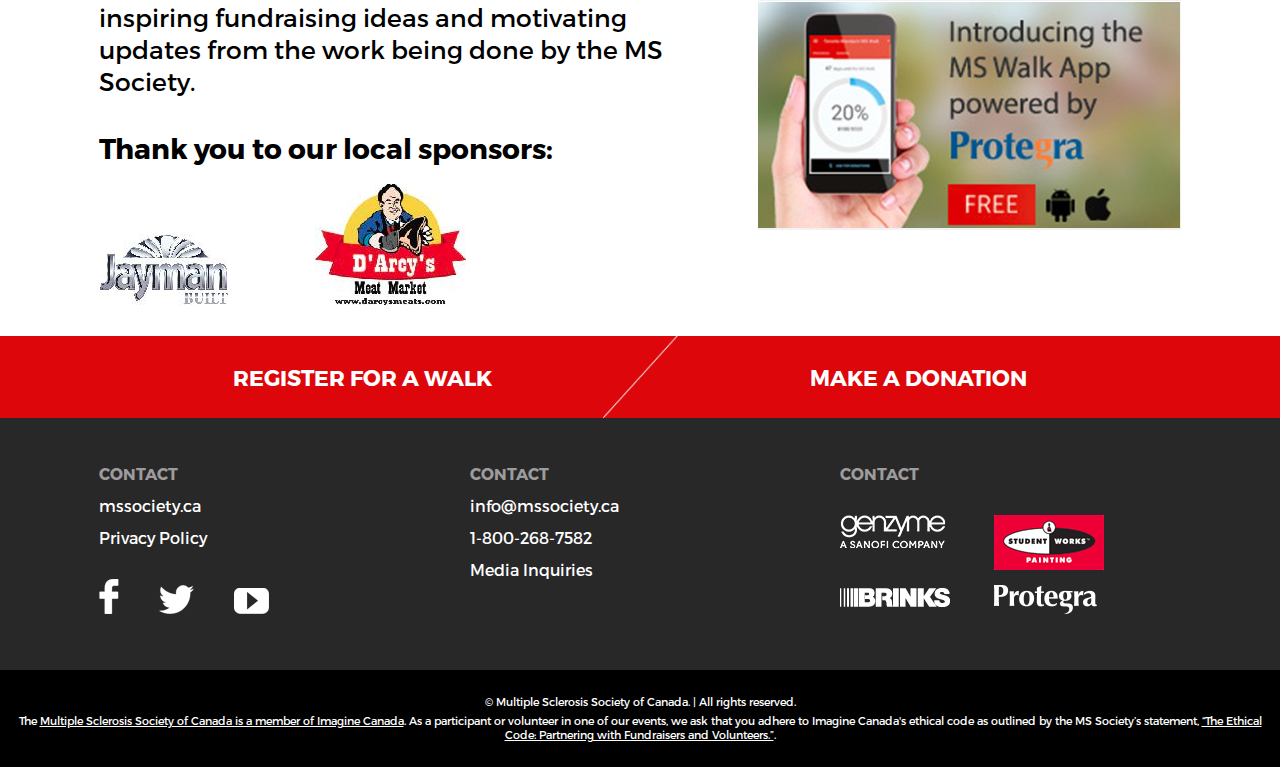
<file: event.html>
<!DOCTYPE html>
<html>
<head>
	<title>Home</title>
	<link rel="stylesheet" type="text/css" href="css/bootstrap.min.css">
	<meta charset="utf-8">
	<meta name="viewport" content="width=device-width, initial-scale=1">

	<link rel="stylesheet" type="text/css" href="css/style.css">
</head>
<body>
	<div class="b1">
		<div class="menu">
			<div class="logo"><a href="#">&nbsp;</a></div>
			<div class="menu_items">
				<div id="desk">
					<ul>
						<li><a href="#">Donate</a></li>
						<li><a href="#">Login</a></li>
						<li><a href="#">Location</a></li>
						<li><a href="#">Fr</a></li>
					</ul>
				</div>
				<div id="mobile">
					<div class="mobile_btn">&nbsp;</div>
					<div class="clear"></div>
					<ul>
						<li><a href="#">Location</a></li>
						<li><a href="#">Login</a></li>
						<li><a href="#">Learn More</a></li>
						<li class="fr"><a href="#">French</a></li>
						<li class="don"><a href="#">Donate</a></li>
						<li class="m2 sub"><span>Why walk?</span>
							<ul>
								<li><a href="#">The MS Walk</a></li>
								<li><a href="#">About MS</a></li>
								<li><a href="#">About MS Canada</a></li>
								<li><a href="#">Your dollars at work</a></li>
							</ul>
						</li>
						<li class="m2"><a href="#">Volunteer</a></li>
						<li class="m2"><a href="#">Fundraising</a></li>
						<li class="m2"><a href="#">Register for a walk</a></li>
					</ul>
				</div>
			</div>
			<div class="clear"></div>
		</div>

		<div class="m_head hidden-print hidden-xs hidden-sm">
			<div class="menu">
				<ul>
					<li><span>Why walk?</span>
						<ul class="sub">
							<li><a href="#">The MS Walk</a></li>
							<li><a href="#">About MS</a></li>
							<li><a href="#">About MS Canada</a></li>
							<li><a href="#">Your dollars at work</a></li>
						</ul>
					</li>
					<li><a href="#">Volunteer</a></li>
					<li><a href="#">Fundraising</a></li>
					<li><a href="#">Register for a walk</a></li>
				</ul>
			</div>
			<div class="my">
				<a href="#" class="centre">My Participant Centre</a>
				<div class="my_c">Hello,<br>Alexander</div>
				<div class="clear"></div>
			</div>

			<div class="clear"></div>
		</div>
	</div>

	<div class="main_content">
		<div class="container">
			<div class="b_title">Registration
				<div class="sub">Sunday, June 7, 2015</div>
			</div>
			
			<!-- RESPONSIVE BANNER : BEGINS -->
			<a href="#">
				<img src="img/banner/registration-fee-increases-btn.png" class="col-md-12 banner-event desktop-banner" alt="">
				<img src="img/banner/registration-fee-increases-mobile-btn.png" class="col-md-12 banner-event mobile-banner img-responsive" alt="">
			</a>
			<!-- RESPONSIVE BANNER : END -->

			<div class="event_page">
				<div class="col-md-7">
					<div class="d_block">
						<div><span class="b">Location:</span> *New* Riel Recreation Park (Rotary Park on Rodeo Dr. St. Albert)</div>
						<div><span class="b">Check-in Time:</span> 9:00 am</div>
						<div><span class="b">Start Time:</span> 10:00 am</div>
						<div><span class="b">Route Length(s):</span> 2km & 5km</div>
					</div>
					<div class="text">
						Thank you to all of the volunteers, sponsors, donors and walkers who took part in the Jayman BUILT MS Walk in St. Albert! This year was a major success as we saw an additional 100 walkers register for the walk. This brought our total registrations to 334 on event day! Incredible! Plus, we could not have asked for better weather. And what a great new location. It is so inspiring to see the St. Albert community embrace the MS community and the MS Walk.
					</div>
					<div class="text">
						<div class="title">We are so close to reaching our fundraising goal!</div>
						All donations collected before Tuesday, June 30 will count towards your eligibility for a reward.  Participants who are eligible for a gift card can pick them up at the MS office in Edmonton at #150, 9405 50 street. We will contact you when gift cards are ready for pick-up. Please note: we will only mail gift cards if requested by the participant. If you have any questions, please contact Jennifer at or 780-463-1190.
					</div>
					<div class="text">
						<div class="title">Join our online Jayman BUILT MS Walk community!</div>
						Our Facebook and Twitter are a great way to get more unique Jayman BUILT MS Walk information! Our posts include exciting event announcements, inspiring fundraising ideas and motivating updates from the work being done by the MS Society.
					</div>
					<div class="text">
						<div class="title">Thank you to our local sponsors:</div>
						<div class="sponsors">
							<a href="#"><img src="img/base/s1.png" alt=""></a>
							<a href="#"><img src="img/base/s2.png" alt=""></a>
						</div>
					</div>
				</div>
				<div class="col-md-5">
					<div class="sidebar">
						<div class="reg">
							<a href="#">Register now >></a>
						</div>
						<div class="b">
							<div class="col-md-6">
								<span class="b">Walkers:</span> 346
							</div>
							<div class="col-md-6">
								<span class="b">Teams:</span> 38
							</div>

							<div class="clear"></div>
						</div>
						<div class="m_progress">
							<div class="title">Progress</div>
							<div class="bar"><div class="procc" style="width: 91%;">91%</div>&nbsp;</div>
							<div class="txt">
								<div><span class="b">Raised:</span> $63,961.74</div>
								<div><span class="b">Goal:</span> $70,00.00</div>
							</div>
						</div>
						<div class="bs_1">
							<div class="title">Quick Links</div>
							<div class="links">
								<a href="#" class="l">Rewards</a>
								<a href="#" class="l">Social Tools</a>
								<a href="#" class="l">Footnotes</a>
								<a href="#" class="l">Link</a>

								<div class="clear"></div>
							</div>
						</div>
						<div class="bs_1">
							<div class="title">Top Online Fundraisers</div>
							<div class="txt">
								1 - <span class="red">Blair Yaworsky</span> ($5,100.69)<br>
								2 - <span class="red">Andrea Mazzotta</span> ($3,635.00)<br>
								3 - <span class="red">Jill Knechtel</span> ($3,175.00)<br>
								4 - <span class="red">Carrie Mattern</span> ($2,840.00)<br>
								5 - <span class="red">Cam Knechtel</span> ($2,550.00)
							</div>
						</div>
						<div class="bs_1">
							<div class="title">Top Online Teams</div>
							<div class="txt">
								1 - <span class="red">Team Mazz</span> ($10,570.00)<br>
								2 - <span class="red">Team Koa</span> ($7,585.00)<br>
								3 - <span class="red">Chelly Beans</span> ($3,428.00)<br>
								4 - <span class="red">Meddhead Mercenaries</span> ($2,940.00)<br>
								5 - <span class="red">Anders Insurance</span> ($2,555.00)
							</div>
						</div>
						<div class="img">
							<a href="#">
								<img src="img/base/ads.png" alt="">
							</a>
						</div>
					</div>
				</div>

				<div class="clear"></div>
			</div>
		</div>
	</div>

	<div class="footer">
		<div class="head">
			<div class="container">
				<div class="col-md-6"><a href="#">Register for a walk</a></div>
				<div class="col-md-6"><a href="#">Make a donation</a></div>

				<div class="clear"></div>
			</div>
		</div>

		<div class="f">
			<div class="container">
				<div class="col-md-4">
					<div class="title">CONTACT</div>
					<div class="content">
						<div>mssociety.ca</div>
	 					<div>Privacy Policy</div>
	 					<div><a href="#"><img src="img/base/f.png" alt=""></a><a href="#"><img src="img/base/tw.png" alt=""></a><a href="#"><img src="img/base/y.png" alt=""></a></div>
					</div>
				</div>
				<div class="col-md-4">
					<div class="title">CONTACT</div>
					<div class="content">
						<div>info@mssociety.ca</div>
	 					<div>1-800-268-7582</div>
	 					<div>Media Inquiries</div>
					</div>
				</div>
				<div class="col-md-4">
					<div class="title">CONTACT</div>
					<div class="content">
						<a href="#"><img src="img/base/f1.png" alt=""></a>
						<a href="#"><img src="img/base/f2.png" alt=""></a>
						<a href="#"><img src="img/base/f3.png" alt=""></a>
						<a href="#"><img src="img/base/f4.png" alt=""></a>
					</div>
				</div>

				<div class="clear"></div>
			</div>

			<div class="down">
				<div>&copy; Multiple Sclerosis Society of Canada. | All rights reserved.</div>
				<div class="txt">The <span class="underline">Multiple Sclerosis Society of Canada is a member of Imagine Canada</span>. As a participant or volunteer in one of our events, we ask that you adhere to Imagine Canada's ethical code as outlined by the MS Society’s statement, <span class="underline">“The Ethical Code: Partnering with Fundraisers and Volunteers.”</span>.</div>
			</div>
		</div>
	</div>



	<script src="js/jquery.min.js"></script>
	<script src="js/bootstrap.min.js"></script>

	<script type="text/javascript">
		$('#mobile .mobile_btn').click(function(){
			var if_v = $('#mobile').attr('class');
			if(if_v == "is"){
				$('#mobile').removeClass('is');
			} else {
				$('#mobile').addClass('is');
			}
		});

		$('#mobile ul li.sub').click(function(){
			var if_v = $('#mobile ul li.sub').attr('class');
			if(if_v == "m2 sub is"){
				$('#mobile ul li.sub').removeClass('is');
			} else {
				$('#mobile ul li.sub').addClass('is');
			}
		});
	</script>
</body>
</html>
</file>
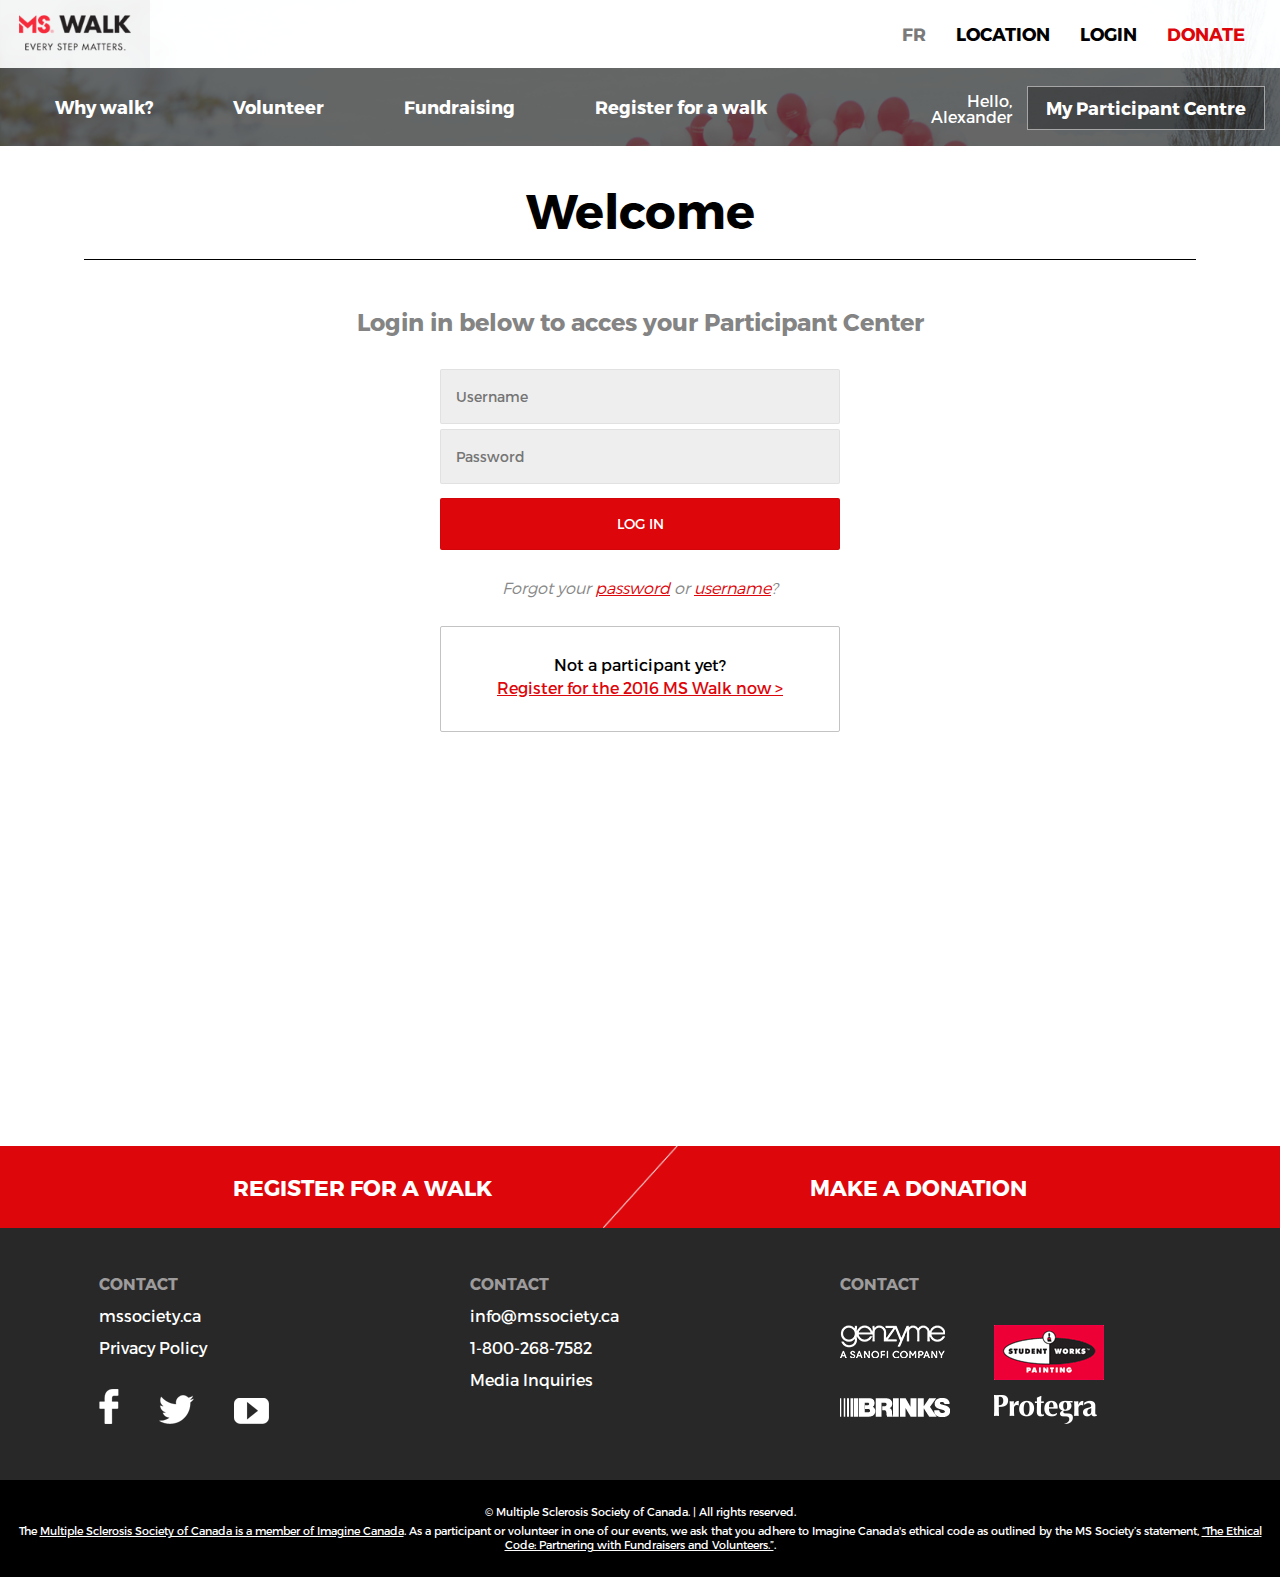
<file: login.html>
<!DOCTYPE html>
<html>
<head>
	<title>Home</title>
	<link rel="stylesheet" type="text/css" href="css/bootstrap.min.css">
	<meta charset="utf-8">
	<meta name="viewport" content="width=device-width, initial-scale=1">

	<link rel="stylesheet" type="text/css" href="css/style.css">
</head>
<body>
	<div class="b1">
		<div class="menu">
			<div class="logo"><a href="#">&nbsp;</a></div>
			<div class="menu_items">
				<div id="desk">
					<ul>
						<li><a href="#">Donate</a></li>
						<li><a href="#">Login</a></li>
						<li><a href="#">Location</a></li>
						<li><a href="#">Fr</a></li>
					</ul>
				</div>
				<div id="mobile">
					<div class="mobile_btn">&nbsp;</div>
					<div class="clear"></div>
					<ul>
						<li><a href="#">Location</a></li>
						<li><a href="#">Login</a></li>
						<li><a href="#">Learn More</a></li>
						<li class="fr"><a href="#">French</a></li>
						<li class="don"><a href="#">Donate</a></li>
						<li class="m2 sub"><span>Why Walk?</span>
							<ul>
								<li><a href="#">The MS Walk</a></li>
								<li><a href="#">About MS</a></li>
								<li><a href="#">About MS Canada</a></li>
								<li><a href="#">Your dollars at work</a></li>
							</ul>
						</li>
						<li class="m2"><a href="#">Volunteer</a></li>
						<li class="m2"><a href="#">Fundraising</a></li>
						<li class="m2"><a href="#">Register for a Walk</a></li>
					</ul>
				</div>
			</div>
			<div class="clear"></div>
		</div>

		<div class="m_head hidden-print hidden-xs hidden-sm">
			<div class="menu">
				<ul>
					<li><span>Why walk?</span>
						<ul class="sub">
							<li><a href="#">The MS Walk</a></li>
							<li><a href="#">About MS</a></li>
							<li><a href="#">About MS Canada</a></li>
							<li><a href="#">Your dollars at work</a></li>
						</ul>
					</li>
					<li><a href="#">Volunteer</a></li>
					<li><a href="#">Fundraising</a></li>
					<li><a href="#">Register for a walk</a></li>
				</ul>
			</div>
			<div class="my">
				<a href="#" class="centre">My Participant Centre</a>
				<div class="my_c">Hello,<br>Alexander</div>
				<div class="clear"></div>
			</div>

			<div class="clear"></div>
		</div>
	</div>

	<div class="main_content">
		<div class="container">
			<div class="b_title">Welcome</div>
			<div class="login_body">
				<div class="sub_title">Login in below to acces your Participant Center</div>
				<form>
					<input type="text" placeholder="Username">
					<input type="password" placeholder="Password">
					<input type="submit" value="Log in">
				</form>
				<div class="help">Forgot your <a href="#">password</a> or <a href="#">username</a>?</div>
				<div class="help_block">
					Not a participant yet?
					<a href="#">Register for the 2016 MS Walk now ></a>
				</div>
			</div>
		</div>
	</div>

	<div class="footer">
		<div class="head">
			<div class="container">
				<div class="col-md-6"><a href="#">Register for a walk</a></div>
				<div class="col-md-6"><a href="#">Make a donation</a></div>

				<div class="clear"></div>
			</div>
		</div>

		<div class="f">
			<div class="container">
				<div class="col-md-4">
					<div class="title">CONTACT</div>
					<div class="content">
						<div>mssociety.ca</div>
	 					<div>Privacy Policy</div>
	 					<div><a href="#"><img src="img/base/f.png" alt=""></a><a href="#"><img src="img/base/tw.png" alt=""></a><a href="#"><img src="img/base/y.png" alt=""></a></div>
					</div>
				</div>
				<div class="col-md-4">
					<div class="title">CONTACT</div>
					<div class="content">
						<div>info@mssociety.ca</div>
	 					<div>1-800-268-7582</div>
	 					<div>Media Inquiries</div>
					</div>
				</div>
				<div class="col-md-4">
					<div class="title">CONTACT</div>
					<div class="content">
						<a href="#"><img src="img/base/f1.png" alt=""></a>
						<a href="#"><img src="img/base/f2.png" alt=""></a>
						<a href="#"><img src="img/base/f3.png" alt=""></a>
						<a href="#"><img src="img/base/f4.png" alt=""></a>
					</div>
				</div>

				<div class="clear"></div>
			</div>

			<div class="down">
				<div>&copy; Multiple Sclerosis Society of Canada. | All rights reserved.</div>
				<div class="txt">The <span class="underline">Multiple Sclerosis Society of Canada is a member of Imagine Canada</span>. As a participant or volunteer in one of our events, we ask that you adhere to Imagine Canada's ethical code as outlined by the MS Society’s statement, <span class="underline">“The Ethical Code: Partnering with Fundraisers and Volunteers.”</span>.</div>
			</div>
		</div>
	</div>



	<script src="js/jquery.min.js"></script>
	<script src="js/bootstrap.min.js"></script>

	<script type="text/javascript">
		$('#mobile .mobile_btn').click(function(){
			var if_v = $('#mobile').attr('class');
			if(if_v == "is"){
				$('#mobile').removeClass('is');
			} else {
				$('#mobile').addClass('is');
			}
		});

		$('#mobile ul li.sub').click(function(){
			var if_v = $('#mobile ul li.sub').attr('class');
			if(if_v == "m2 sub is"){
				$('#mobile ul li.sub').removeClass('is');
			} else {
				$('#mobile ul li.sub').addClass('is');
			}
		});
	</script>
</body>
</html>
</file>
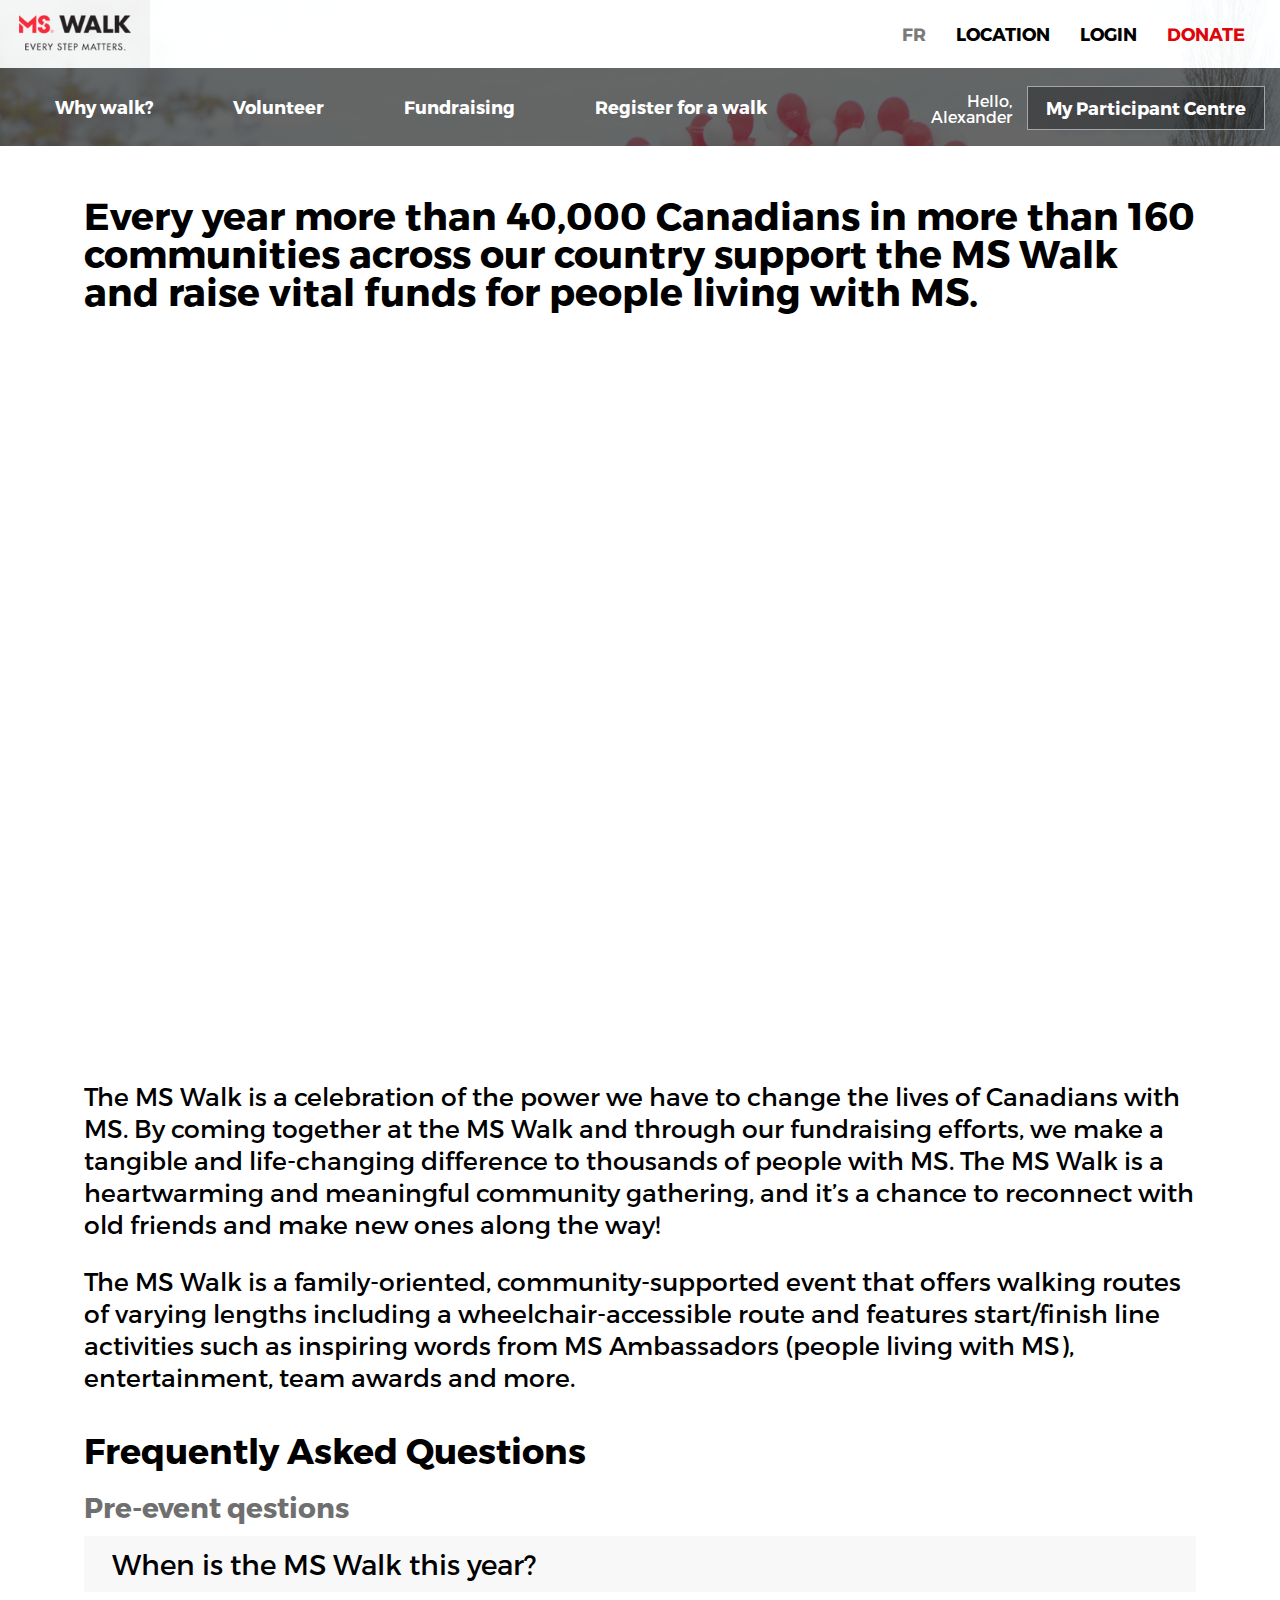
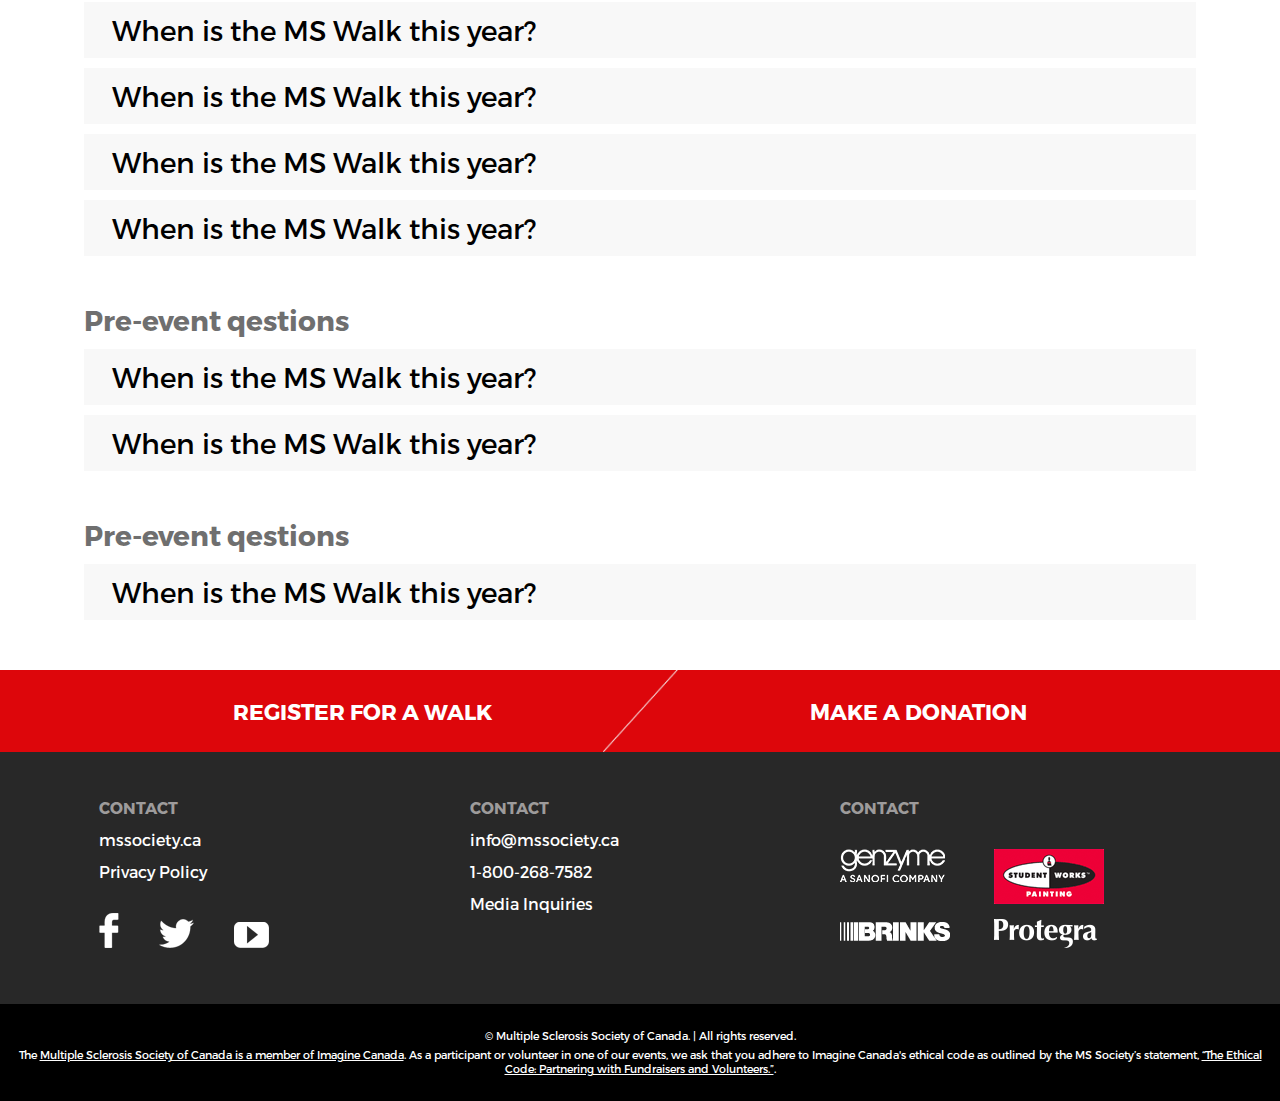
<file: more.html>
<!DOCTYPE html>
<html>
<head>
	<title>Home</title>
	<link rel="stylesheet" type="text/css" href="css/bootstrap.min.css">
	<meta charset="utf-8">
	<meta name="viewport" content="width=device-width, initial-scale=1">

	<link rel="stylesheet" type="text/css" href="css/style.css">
</head>
<body>
	<div class="b1">
		<div class="menu">
			<div class="logo"><a href="#">&nbsp;</a></div>
			<div class="menu_items">
				<div id="desk">
					<ul>
						<li><a href="#">Donate</a></li>
						<li><a href="#">Login</a></li>
						<li><a href="#">Location</a></li>
						<li><a href="#">Fr</a></li>
					</ul>
				</div>
				<div id="mobile">
					<div class="mobile_btn">&nbsp;</div>
					<div class="clear"></div>
					<ul>
						<li><a href="#">Location</a></li>
						<li><a href="#">Login</a></li>
						<li><a href="#">Learn More</a></li>
						<li class="fr"><a href="#">French</a></li>
						<li class="don"><a href="#">Donate</a></li>
						<li class="m2 sub"><span>Why walk?</span>
							<ul>
								<li><a href="#">The MS Walk</a></li>
								<li><a href="#">About MS</a></li>
								<li><a href="#">About MS Canada</a></li>
								<li><a href="#">Your dollars at work</a></li>
							</ul>
						</li>
						<li class="m2"><a href="#">Volunteer</a></li>
						<li class="m2"><a href="#">Fundraising</a></li>
						<li class="m2"><a href="#">Register for a walk</a></li>
					</ul>
				</div>
			</div>
			<div class="clear"></div>
		</div>

		<div class="m_head hidden-print hidden-xs hidden-sm">
			<div class="menu">
				<ul>
					<li><span>Why walk?</span>
						<ul class="sub">
							<li><a href="#">The MS Walk</a></li>
							<li><a href="#">About MS</a></li>
							<li><a href="#">About MS Canada</a></li>
							<li><a href="#">Your dollars at work</a></li>
						</ul>
					</li>
					<li><a href="#">Volunteer</a></li>
					<li><a href="#">Fundraising</a></li>
					<li><a href="#">Register for a walk</a></li>
				</ul>
			</div>
			<div class="my">
				<a href="#" class="centre">My Participant Centre</a>
				<div class="my_c">Hello,<br>Alexander</div>
				<div class="clear"></div>
			</div>

			<div class="clear"></div>
		</div>
	</div>

	<div class="main_content">
		<div class="container">
			<div class="s_title left p25">Every year more than 40,000 Canadians in more than 160 communities across our country support the MS Walk and raise vital funds for people living with MS.</div>
		</div>
		<div class="gallery">
			<div class="l">
				<div class="img40" style="background: url('http://www.youwall.com/papel/big_mountain_wallpaper_d7d75.jpg') no-repeat center center; background-size: cover;"></div>
				<div class="img40" style="background: url('http://www.youwall.com/papel/big_mountain_wallpaper_d7d75.jpg') no-repeat center center; background-size: cover;"></div>
				<div class="img20" style="background: url('http://www.youwall.com/papel/big_mountain_wallpaper_d7d75.jpg') no-repeat center center; background-size: cover;"></div>

				<div class="clear"></div>
			</div>
			<div class="l">
				<div class="img33" style="background: url('http://www.youwall.com/papel/big_mountain_wallpaper_d7d75.jpg') no-repeat center center; background-size: cover;"></div>
				<div class="img33" style="background: url('http://www.youwall.com/papel/big_mountain_wallpaper_d7d75.jpg') no-repeat center center; background-size: cover;"></div>
				<div class="img33" style="background: url('http://www.youwall.com/papel/big_mountain_wallpaper_d7d75.jpg') no-repeat center center; background-size: cover;"></div>

				<div class="clear"></div>
			</div>
		</div>
		<div class="container">
			<div class="text">The MS Walk is a celebration of the power we have to change the lives of Canadians with MS. By coming together at the MS Walk and through our fundraising efforts, we make a tangible and life-changing difference to thousands of people with MS. The MS Walk is a heartwarming and meaningful community gathering, and it’s a chance to reconnect with old friends and make new ones along the way!</div>
			<div class="text">The MS Walk is a family-oriented, community-supported event that offers walking routes of varying lengths including a wheelchair-accessible route and features start/finish line activities such as inspiring words from MS Ambassadors (people living with MS), entertainment, team awards and more.</div>
			<div class="sub_title_b">Frequently Asked Questions</div>
			<div class="sub_sub">Pre-event qestions</div>
			<div class="q acordeon">
				<div class="qa">
					<div class="title">When is the MS Walk this year?</div>
					<div class="a">The cause of MS remains a mystery. Several lines of evidence suggest that lifestyle factors, environmental triggers, genetics and biological factors all contribute to the development of MS, but researchers are still investigating the cause of MS. The MS Society is funding studies to determine whether certain risk factors, such as gender, age, family history and lifestyle habits, impact a person’s susceptibility to MS.</div>
				</div>
				<div class="qa">
					<div class="title">When is the MS Walk this year?</div>
					<div class="a">The cause of MS remains a mystery. Several lines of evidence suggest that lifestyle factors, environmental triggers, genetics and biological factors all contribute to the development of MS, but researchers are still investigating the cause of MS. The MS Society is funding studies to determine whether certain risk factors, such as gender, age, family history and lifestyle habits, impact a person’s susceptibility to MS.</div>
				</div>
				<div class="qa">
					<div class="title">When is the MS Walk this year?</div>
					<div class="a">The cause of MS remains a mystery. Several lines of evidence suggest that lifestyle factors, environmental triggers, genetics and biological factors all contribute to the development of MS, but researchers are still investigating the cause of MS. The MS Society is funding studies to determine whether certain risk factors, such as gender, age, family history and lifestyle habits, impact a person’s susceptibility to MS.</div>
				</div>
				<div class="qa">
					<div class="title">When is the MS Walk this year?</div>
					<div class="a">The cause of MS remains a mystery. Several lines of evidence suggest that lifestyle factors, environmental triggers, genetics and biological factors all contribute to the development of MS, but researchers are still investigating the cause of MS. The MS Society is funding studies to determine whether certain risk factors, such as gender, age, family history and lifestyle habits, impact a person’s susceptibility to MS.</div>
				</div>
				<div class="qa">
					<div class="title">When is the MS Walk this year?</div>
					<div class="a">The cause of MS remains a mystery. Several lines of evidence suggest that lifestyle factors, environmental triggers, genetics and biological factors all contribute to the development of MS, but researchers are still investigating the cause of MS. The MS Society is funding studies to determine whether certain risk factors, such as gender, age, family history and lifestyle habits, impact a person’s susceptibility to MS.</div>
				</div>
			</div>
			<div class="sub_sub">Pre-event qestions</div>
			<div class="q acordeon">
				<div class="qa">
					<div class="title">When is the MS Walk this year?</div>
					<div class="a">The cause of MS remains a mystery. Several lines of evidence suggest that lifestyle factors, environmental triggers, genetics and biological factors all contribute to the development of MS, but researchers are still investigating the cause of MS. The MS Society is funding studies to determine whether certain risk factors, such as gender, age, family history and lifestyle habits, impact a person’s susceptibility to MS.</div>
				</div>
				<div class="qa">
					<div class="title">When is the MS Walk this year?</div>
					<div class="a">The cause of MS remains a mystery. Several lines of evidence suggest that lifestyle factors, environmental triggers, genetics and biological factors all contribute to the development of MS, but researchers are still investigating the cause of MS. The MS Society is funding studies to determine whether certain risk factors, such as gender, age, family history and lifestyle habits, impact a person’s susceptibility to MS.</div>
				</div>
			</div>
			<div class="sub_sub">Pre-event qestions</div>
			<div class="q acordeon">
				<div class="qa">
					<div class="title">When is the MS Walk this year?</div>
					<div class="a">The cause of MS remains a mystery. Several lines of evidence suggest that lifestyle factors, environmental triggers, genetics and biological factors all contribute to the development of MS, but researchers are still investigating the cause of MS. The MS Society is funding studies to determine whether certain risk factors, such as gender, age, family history and lifestyle habits, impact a person’s susceptibility to MS.</div>
				</div>
			</div>
		</div>
	</div>

	<div class="footer">
		<div class="head">
			<div class="container">
				<div class="col-md-6"><a href="#">Register for a walk</a></div>
				<div class="col-md-6"><a href="#">Make a donation</a></div>

				<div class="clear"></div>
			</div>
		</div>

		<div class="f">
			<div class="container">
				<div class="col-md-4">
					<div class="title">CONTACT</div>
					<div class="content">
						<div>mssociety.ca</div>
	 					<div>Privacy Policy</div>
	 					<div><a href="#"><img src="img/base/f.png" alt=""></a><a href="#"><img src="img/base/tw.png" alt=""></a><a href="#"><img src="img/base/y.png" alt=""></a></div>
					</div>
				</div>
				<div class="col-md-4">
					<div class="title">CONTACT</div>
					<div class="content">
						<div>info@mssociety.ca</div>
	 					<div>1-800-268-7582</div>
	 					<div>Media Inquiries</div>
					</div>
				</div>
				<div class="col-md-4">
					<div class="title">CONTACT</div>
					<div class="content">
						<a href="#"><img src="img/base/f1.png" alt=""></a>
						<a href="#"><img src="img/base/f2.png" alt=""></a>
						<a href="#"><img src="img/base/f3.png" alt=""></a>
						<a href="#"><img src="img/base/f4.png" alt=""></a>
					</div>
				</div>

				<div class="clear"></div>
			</div>

			<div class="down">
				<div>&copy; Multiple Sclerosis Society of Canada. | All rights reserved.</div>
				<div class="txt">The <span class="underline">Multiple Sclerosis Society of Canada is a member of Imagine Canada</span>. As a participant or volunteer in one of our events, we ask that you adhere to Imagine Canada's ethical code as outlined by the MS Society’s statement, <span class="underline">“The Ethical Code: Partnering with Fundraisers and Volunteers.”</span>.</div>
			</div>
		</div>
	</div>



	<script src="js/jquery.min.js"></script>
	<script src="js/bootstrap.min.js"></script>

	<script type="text/javascript">
		$('#mobile .mobile_btn').click(function(){
			var if_v = $('#mobile').attr('class');
			if(if_v == "is"){
				$('#mobile').removeClass('is');
			} else {
				$('#mobile').addClass('is');
			}
		});

		$('#mobile ul li.sub').click(function(){
			var if_v = $('#mobile ul li.sub').attr('class');
			if(if_v == "m2 sub is"){
				$('#mobile ul li.sub').removeClass('is');
			} else {
				$('#mobile ul li.sub').addClass('is');
			}
		});


		$('.acordeon .qa').click(function(){
			var if_v = $(this).attr('class');
			if(if_v == "qa is"){
				$(this).removeClass('is');
				$('.a', this).slideUp('fast');
			} else {
				$(this).addClass('is');
				$('.a', this).slideDown('fast');
			}
		});
	</script>
</body>
</html>
</file>
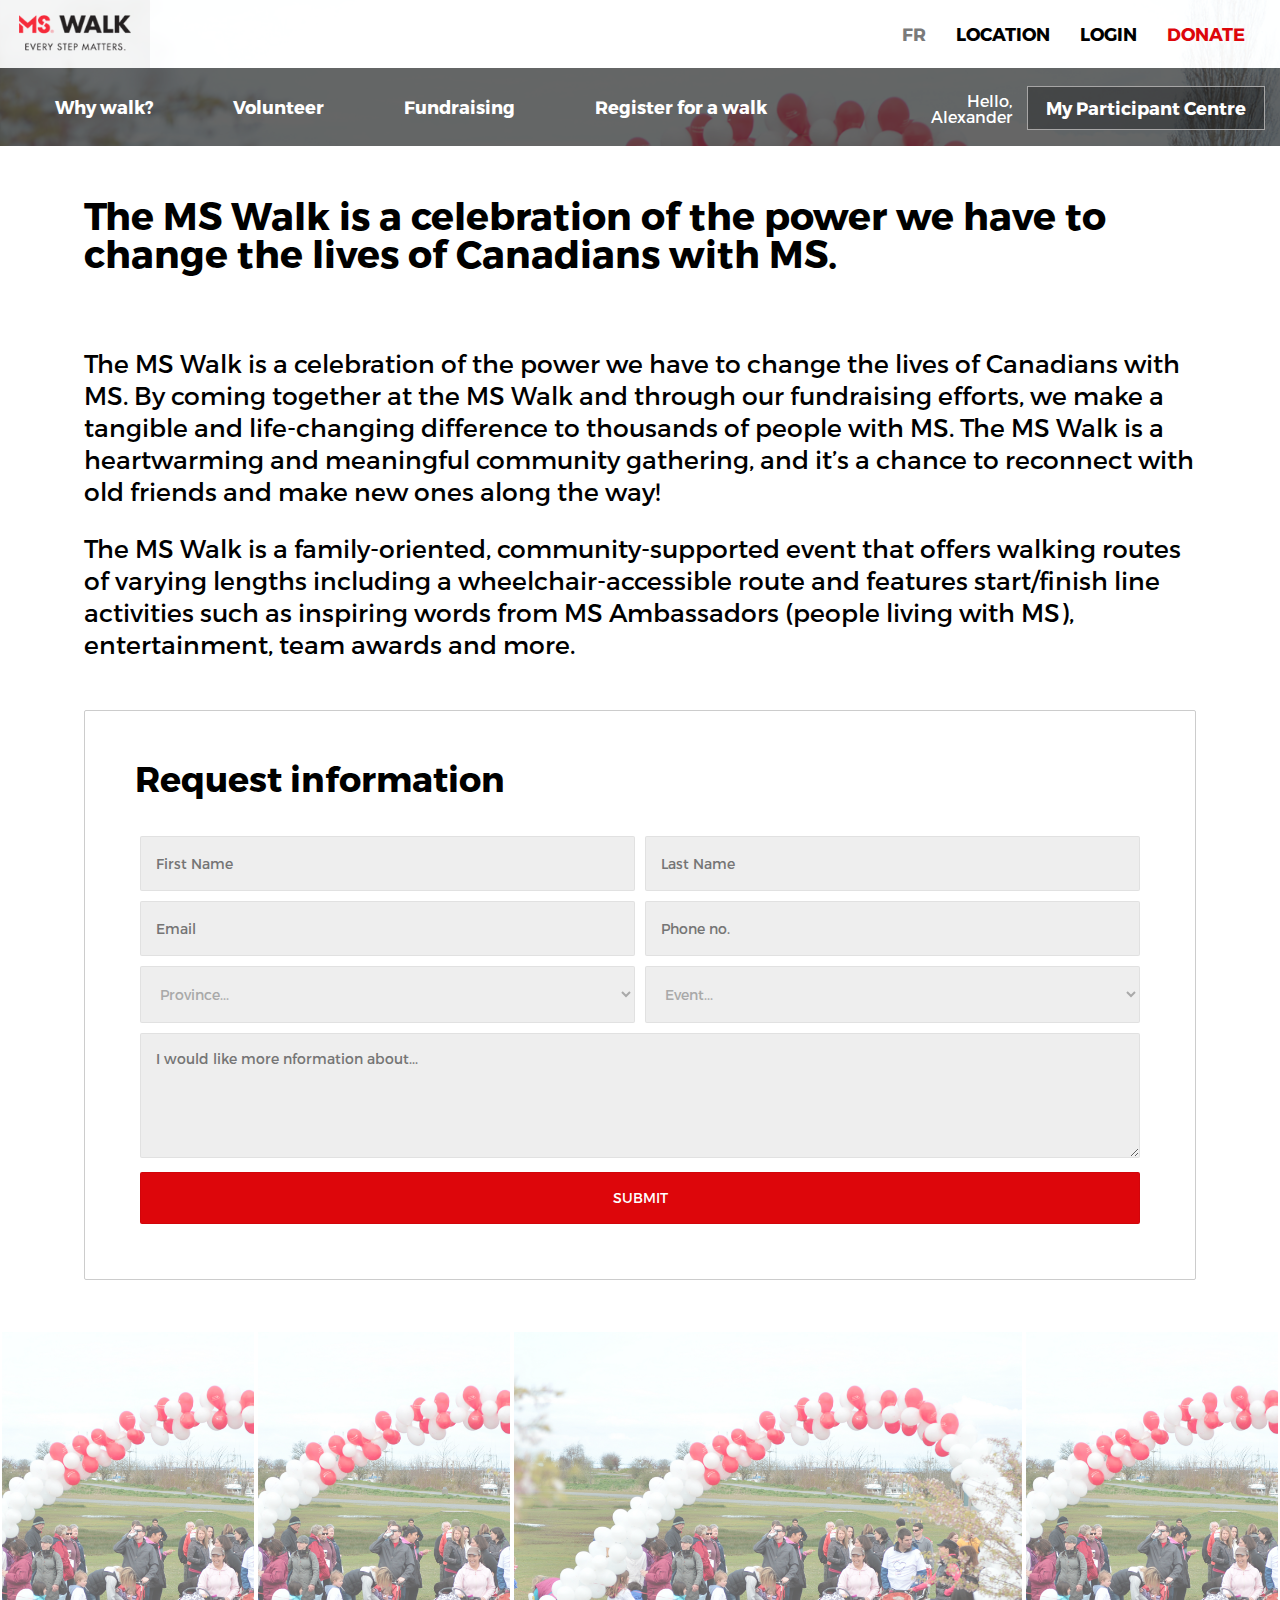
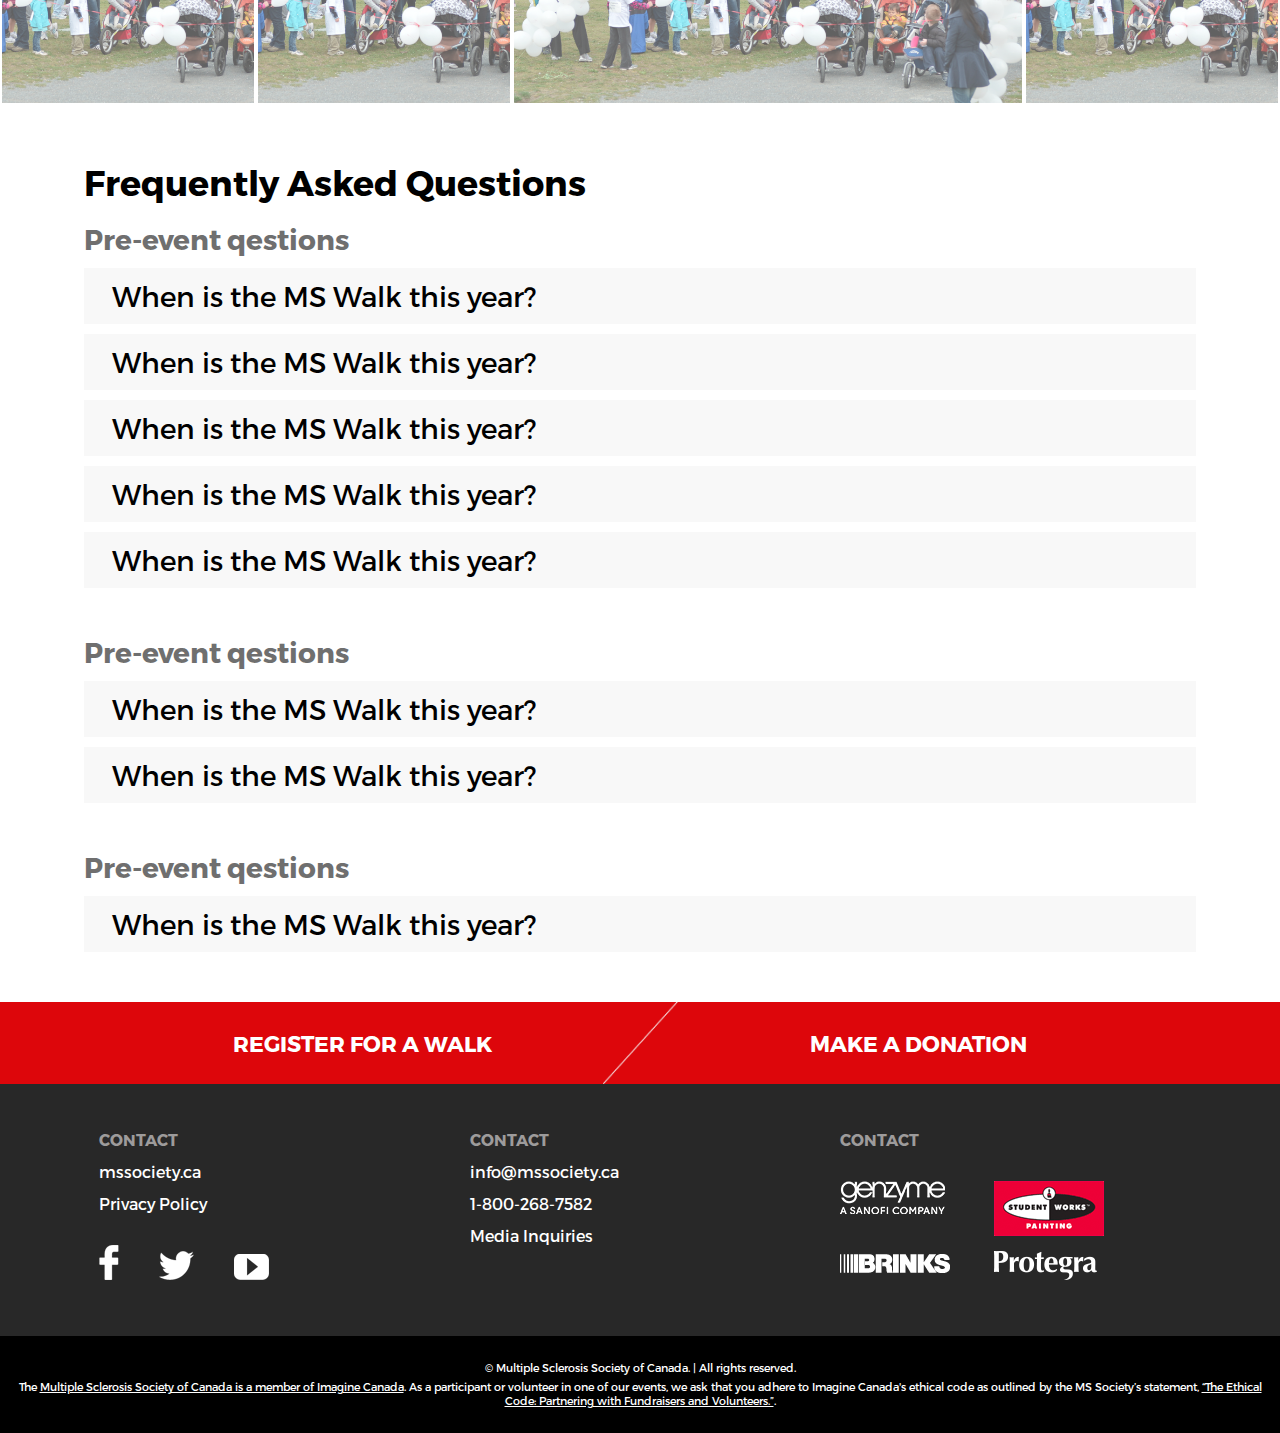
<file: moreRegistr.html>
<!DOCTYPE html>
<html>
<head>
	<title>Home</title>
	<link rel="stylesheet" type="text/css" href="css/bootstrap.min.css">
	<meta charset="utf-8">
	<meta name="viewport" content="width=device-width, initial-scale=1">

	<link rel="stylesheet" type="text/css" href="css/style.css">
</head>
<body>
	<div class="b1">
		<div class="menu">
			<div class="logo"><a href="#">&nbsp;</a></div>
			<div class="menu_items">
				<div id="desk">
					<ul>
						<li><a href="#">Donate</a></li>
						<li><a href="#">Login</a></li>
						<li><a href="#">Location</a></li>
						<li><a href="#">Fr</a></li>
					</ul>
				</div>
				<div id="mobile">
					<div class="mobile_btn">&nbsp;</div>
					<div class="clear"></div>
					<ul>
						<li><a href="#">Location</a></li>
						<li><a href="#">Login</a></li>
						<li><a href="#">Learn More</a></li>
						<li class="fr"><a href="#">French</a></li>
						<li class="don"><a href="#">Donate</a></li>
						<li class="m2 sub"><span>Why walk?</span>
							<ul>
								<li><a href="#">The MS Walk</a></li>
								<li><a href="#">About MS</a></li>
								<li><a href="#">About MS Canada</a></li>
								<li><a href="#">Your dollars at work</a></li>
							</ul>
						</li>
						<li class="m2"><a href="#">Volunteer</a></li>
						<li class="m2"><a href="#">Fundraising</a></li>
						<li class="m2"><a href="#">Register for a walk</a></li>
					</ul>
				</div>
			</div>
			<div class="clear"></div>
		</div>

		<div class="m_head hidden-print hidden-xs hidden-sm">
			<div class="menu">
				<ul>
					<li><span>Why walk?</span>
						<ul class="sub">
							<li><a href="#">The MS Walk</a></li>
							<li><a href="#">About MS</a></li>
							<li><a href="#">About MS Canada</a></li>
							<li><a href="#">Your dollars at work</a></li>
						</ul>
					</li>
					<li><a href="#">Volunteer</a></li>
					<li><a href="#">Fundraising</a></li>
					<li><a href="#">Register for a walk</a></li>
				</ul>
			</div>
			<div class="my">
				<a href="#" class="centre">My Participant Centre</a>
				<div class="my_c">Hello,<br>Alexander</div>
				<div class="clear"></div>
			</div>

			<div class="clear"></div>
		</div>
	</div>

	<div class="main_content">
		<div class="container">
			<div class="s_title left p25">The MS Walk is a celebration of the power we have to change the lives of Canadians with MS. </div>
			<div class="text">The MS Walk is a celebration of the power we have to change the lives of Canadians with MS. By coming together at the MS Walk and through our fundraising efforts, we make a tangible and life-changing difference to thousands of people with MS. The MS Walk is a heartwarming and meaningful community gathering, and it’s a chance to reconnect with old friends and make new ones along the way!</div>
			<div class="text">The MS Walk is a family-oriented, community-supported event that offers walking routes of varying lengths including a wheelchair-accessible route and features start/finish line activities such as inspiring words from MS Ambassadors (people living with MS), entertainment, team awards and more.</div>
			<div class="form">
				<form>
					<div class="title">Request information</div>

					<div class="forms5">
						<input type="text" placeholder="First Name">
						<input type="text" placeholder="Last Name">
						<input type="text" placeholder="Email">
						<input type="text" placeholder="Phone no.">
						<select id="province">
						    <option value="p0" selected="selected">Province...</option>
						    <option value="p1">Alberta</option>
						    <option value="p2">Ontario</option>
						    <option value="p3">Manitoba</option>
						</select>
						<select id="event">
						    <option value="e0" selected="selected">Event...</option>
						    <option value="e1">Comox</option>
						    <option value="e2">Commox Valley</option>
						    <option value="e3">Virtual Bike</option>
						</select>


						<div class="clear"></div>
					</div>

					<textarea placeholder="I would like more nformation about..."></textarea>

					<input type="submit" value="Submit">
				</form>
			</div>
		</div>
		<div class="gallery">
			<div class="l">
				<div class="img40" style="background: url('./img/bg/b1.png') no-repeat center center; background-size: cover; width: 20%;"></div>
				<div class="img40" style="background: url('./img/bg/b1.png') no-repeat center center; background-size: cover; width: 20%;"></div>
				<div class="img40" style="background: url('./img/bg/b1.png') no-repeat center center; background-size: cover; width: 40%;"></div>
				<div class="img20" style="background: url('./img/bg/b1.png') no-repeat center center; background-size: cover; width: 20%;"></div>

				<div class="clear"></div>
			</div>
		</div>
		<div class="container">
			<div class="sub_title_b">Frequently Asked Questions</div>
			<div class="sub_sub">Pre-event qestions</div>
			<div class="q acordeon">
				<div class="qa">
					<div class="title">When is the MS Walk this year?</div>
					<div class="a">The cause of MS remains a mystery. Several lines of evidence suggest that lifestyle factors, environmental triggers, genetics and biological factors all contribute to the development of MS, but researchers are still investigating the cause of MS. The MS Society is funding studies to determine whether certain risk factors, such as gender, age, family history and lifestyle habits, impact a person’s susceptibility to MS.</div>
				</div>
				<div class="qa">
					<div class="title">When is the MS Walk this year?</div>
					<div class="a">The cause of MS remains a mystery. Several lines of evidence suggest that lifestyle factors, environmental triggers, genetics and biological factors all contribute to the development of MS, but researchers are still investigating the cause of MS. The MS Society is funding studies to determine whether certain risk factors, such as gender, age, family history and lifestyle habits, impact a person’s susceptibility to MS.</div>
				</div>
				<div class="qa">
					<div class="title">When is the MS Walk this year?</div>
					<div class="a">The cause of MS remains a mystery. Several lines of evidence suggest that lifestyle factors, environmental triggers, genetics and biological factors all contribute to the development of MS, but researchers are still investigating the cause of MS. The MS Society is funding studies to determine whether certain risk factors, such as gender, age, family history and lifestyle habits, impact a person’s susceptibility to MS.</div>
				</div>
				<div class="qa">
					<div class="title">When is the MS Walk this year?</div>
					<div class="a">The cause of MS remains a mystery. Several lines of evidence suggest that lifestyle factors, environmental triggers, genetics and biological factors all contribute to the development of MS, but researchers are still investigating the cause of MS. The MS Society is funding studies to determine whether certain risk factors, such as gender, age, family history and lifestyle habits, impact a person’s susceptibility to MS.</div>
				</div>
				<div class="qa">
					<div class="title">When is the MS Walk this year?</div>
					<div class="a">The cause of MS remains a mystery. Several lines of evidence suggest that lifestyle factors, environmental triggers, genetics and biological factors all contribute to the development of MS, but researchers are still investigating the cause of MS. The MS Society is funding studies to determine whether certain risk factors, such as gender, age, family history and lifestyle habits, impact a person’s susceptibility to MS.</div>
				</div>
			</div>
			<div class="sub_sub">Pre-event qestions</div>
			<div class="q acordeon">
				<div class="qa">
					<div class="title">When is the MS Walk this year?</div>
					<div class="a">The cause of MS remains a mystery. Several lines of evidence suggest that lifestyle factors, environmental triggers, genetics and biological factors all contribute to the development of MS, but researchers are still investigating the cause of MS. The MS Society is funding studies to determine whether certain risk factors, such as gender, age, family history and lifestyle habits, impact a person’s susceptibility to MS.</div>
				</div>
				<div class="qa">
					<div class="title">When is the MS Walk this year?</div>
					<div class="a">The cause of MS remains a mystery. Several lines of evidence suggest that lifestyle factors, environmental triggers, genetics and biological factors all contribute to the development of MS, but researchers are still investigating the cause of MS. The MS Society is funding studies to determine whether certain risk factors, such as gender, age, family history and lifestyle habits, impact a person’s susceptibility to MS.</div>
				</div>
			</div>
			<div class="sub_sub">Pre-event qestions</div>
			<div class="q acordeon">
				<div class="qa">
					<div class="title">When is the MS Walk this year?</div>
					<div class="a">The cause of MS remains a mystery. Several lines of evidence suggest that lifestyle factors, environmental triggers, genetics and biological factors all contribute to the development of MS, but researchers are still investigating the cause of MS. The MS Society is funding studies to determine whether certain risk factors, such as gender, age, family history and lifestyle habits, impact a person’s susceptibility to MS.</div>
				</div>
			</div>
		</div>
	</div>

	<div class="footer">
		<div class="head">
			<div class="container">
				<div class="col-md-6"><a href="#">Register for a walk</a></div>
				<div class="col-md-6"><a href="#">Make a donation</a></div>

				<div class="clear"></div>
			</div>
		</div>

		<div class="f">
			<div class="container">
				<div class="col-md-4">
					<div class="title">CONTACT</div>
					<div class="content">
						<div>mssociety.ca</div>
	 					<div>Privacy Policy</div>
	 					<div><a href="#"><img src="img/base/f.png" alt=""></a><a href="#"><img src="img/base/tw.png" alt=""></a><a href="#"><img src="img/base/y.png" alt=""></a></div>
					</div>
				</div>
				<div class="col-md-4">
					<div class="title">CONTACT</div>
					<div class="content">
						<div>info@mssociety.ca</div>
	 					<div>1-800-268-7582</div>
	 					<div>Media Inquiries</div>
					</div>
				</div>
				<div class="col-md-4">
					<div class="title">CONTACT</div>
					<div class="content">
						<a href="#"><img src="img/base/f1.png" alt=""></a>
						<a href="#"><img src="img/base/f2.png" alt=""></a>
						<a href="#"><img src="img/base/f3.png" alt=""></a>
						<a href="#"><img src="img/base/f4.png" alt=""></a>
					</div>
				</div>

				<div class="clear"></div>
			</div>

			<div class="down">
				<div>&copy; Multiple Sclerosis Society of Canada. | All rights reserved.</div>
				<div class="txt">The <span class="underline">Multiple Sclerosis Society of Canada is a member of Imagine Canada</span>. As a participant or volunteer in one of our events, we ask that you adhere to Imagine Canada's ethical code as outlined by the MS Society’s statement, <span class="underline">“The Ethical Code: Partnering with Fundraisers and Volunteers.”</span>.</div>
			</div>
		</div>
	</div>

	<script src="js/jquery.min.js"></script>
	<script src="js/bootstrap.min.js"></script>

	<script type="text/javascript">
		$('#mobile .mobile_btn').click(function(){
			var if_v = $('#mobile').attr('class');
			if(if_v == "is"){
				$('#mobile').removeClass('is');
			} else {
				$('#mobile').addClass('is');
			}
		});

		$('#mobile ul li.sub').click(function(){
			var if_v = $('#mobile ul li.sub').attr('class');
			if(if_v == "m2 sub is"){
				$('#mobile ul li.sub').removeClass('is');
			} else {
				$('#mobile ul li.sub').addClass('is');
			}
		});


		$('.acordeon .qa').click(function(){
			var if_v = $(this).attr('class');
			if(if_v == "qa is"){
				$(this).removeClass('is');
				$('.a', this).slideUp('fast');
			} else {
				$(this).addClass('is');
				$('.a', this).slideDown('fast');
			}
		});

		$("#province").change(function () {
		    if($(this).val() == "p0") $(this).addClass("empty");
		    else $(this).removeClass("empty")
		});
		$("#province").change();

		$("#event").change(function () {
		    if($(this).val() == "e0") $(this).addClass("empty");
		    else $(this).removeClass("empty")
		});
		$("#event").change();
	</script>
</body>
</html>
</file>
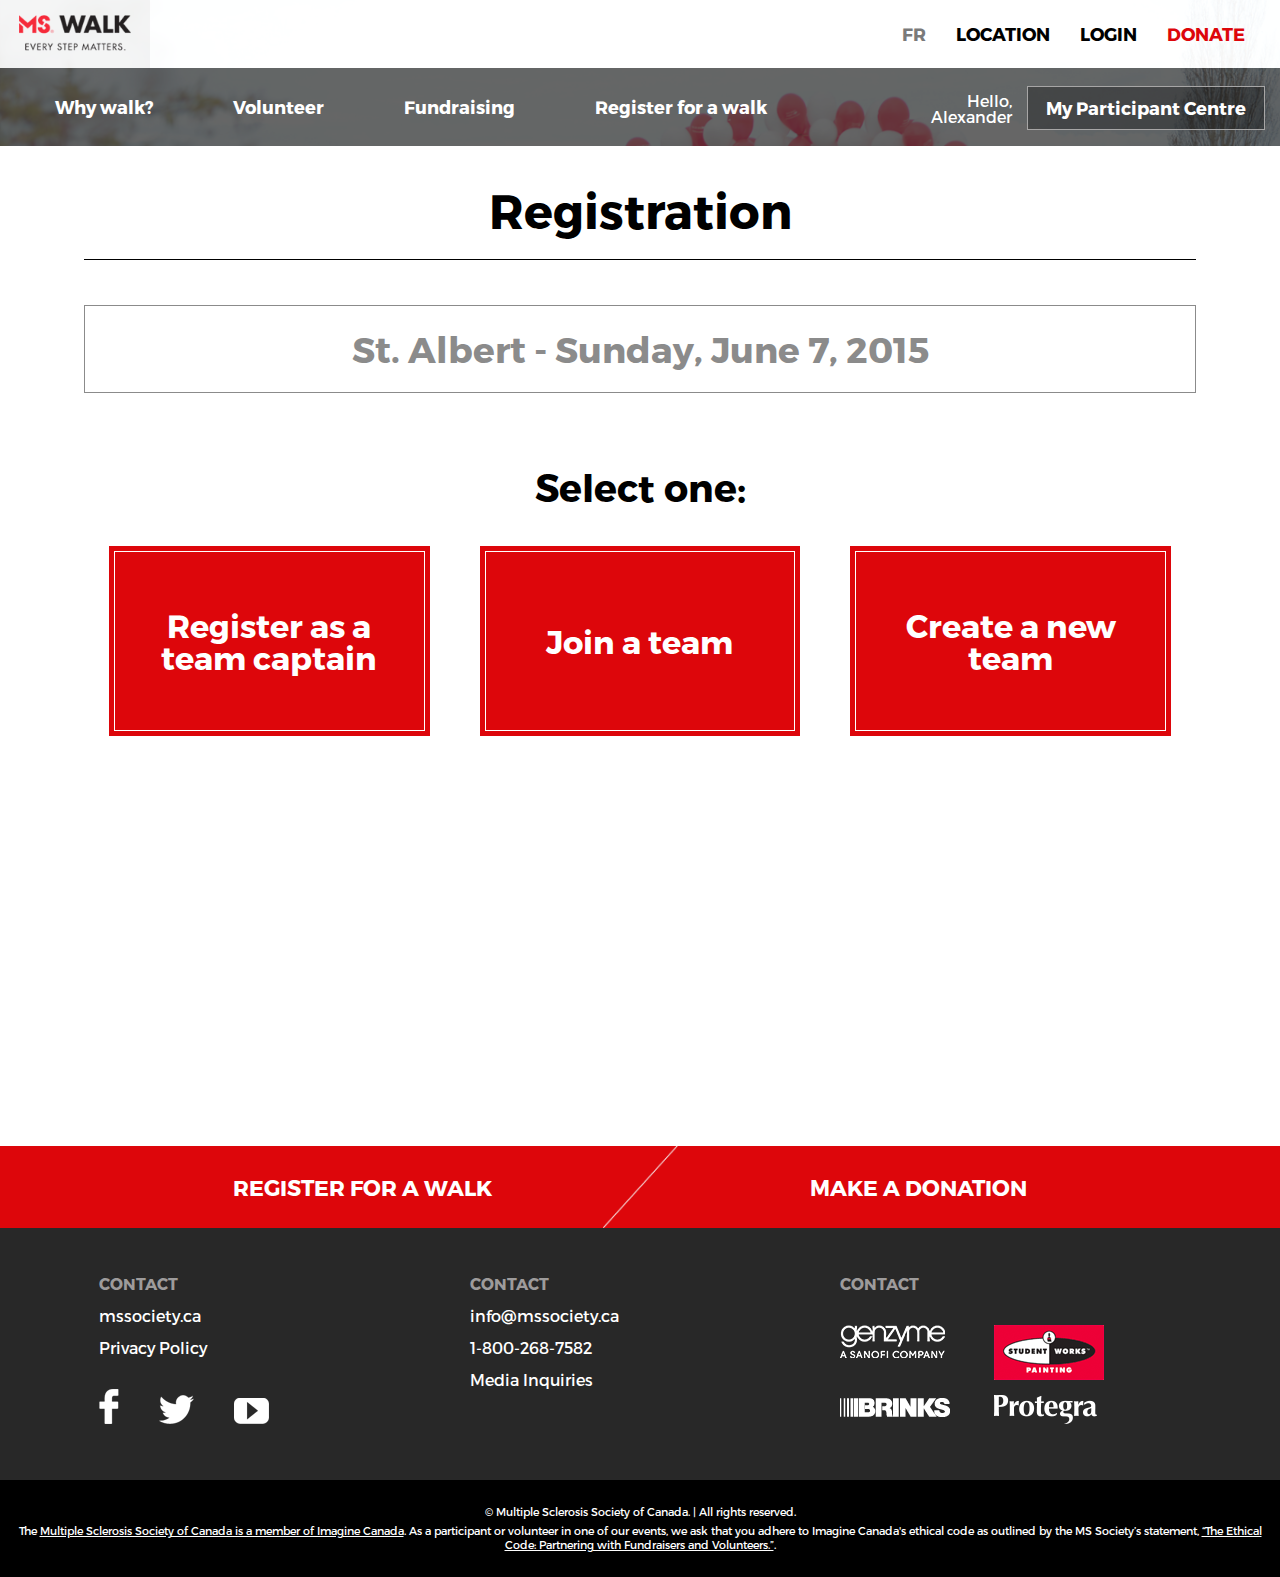
<file: registration.html>
<!DOCTYPE html>
<html>
<head>
	<title>Home</title>
	<link rel="stylesheet" type="text/css" href="css/bootstrap.min.css">
	<meta charset="utf-8">
	<meta name="viewport" content="width=device-width, initial-scale=1">

	<link rel="stylesheet" type="text/css" href="css/style.css">
</head>
<body>
	<div class="b1">
		<div class="menu">
			<div class="logo"><a href="#">&nbsp;</a></div>
			<div class="menu_items">
				<div id="desk">
					<ul>
						<li><a href="#">Donate</a></li>
						<li><a href="#">Login</a></li>
						<li><a href="#">Location</a></li>
						<li><a href="#">Fr</a></li>
					</ul>
				</div>
				<div id="mobile">
					<div class="mobile_btn">&nbsp;</div>
					<div class="clear"></div>
					<ul>
						<li><a href="#">Location</a></li>
						<li><a href="#">Login</a></li>
						<li><a href="#">Learn More</a></li>
						<li class="fr"><a href="#">French</a></li>
						<li class="don"><a href="#">Donate</a></li>
						<li class="m2 sub"><span>Why walk?</span>
							<ul>
								<li><a href="#">The MS Walk</a></li>
								<li><a href="#">About MS</a></li>
								<li><a href="#">About MS Canada</a></li>
								<li><a href="#">Your dollars at work</a></li>
							</ul>
						</li>
						<li class="m2"><a href="#">Volunteer</a></li>
						<li class="m2"><a href="#">Fundraising</a></li>
						<li class="m2"><a href="#">Register for a walk</a></li>
					</ul>
				</div>
			</div>
			<div class="clear"></div>
		</div>

		<div class="m_head hidden-print hidden-xs hidden-sm">
			<div class="menu">
				<ul>
					<li><span>Why walk?</span>
						<ul class="sub">
							<li><a href="#">The MS Walk</a></li>
							<li><a href="#">About MS</a></li>
							<li><a href="#">About MS Canada</a></li>
							<li><a href="#">Your dollars at work</a></li>
						</ul>
					</li>
					<li><a href="#">Volunteer</a></li>
					<li><a href="#">Fundraising</a></li>
					<li><a href="#">Register for a walk</a></li>
				</ul>
			</div>
			<div class="my">
				<a href="#" class="centre">My Participant Centre</a>
				<div class="my_c">Hello,<br>Alexander</div>
				<div class="clear"></div>
			</div>

			<div class="clear"></div>
		</div>
	</div>

	<div class="main_content">
		<div class="container">
			<div class="b_title">Registration</div>
			<div class="event">St. Albert - Sunday, June 7, 2015</div>
			<div class="select">
				<div class="s_title">Select one:</div>
				<div class="blocks">
					<div class="col-md-4">
						<a href="#" class="out">
							<div class="block"><p>Register as a team captain</p></div>
						</a>
					</div>
					<div class="col-md-4">
						<a href="#" class="out">
							<div class="block"><p>Join a team</p></div>
						</a>
					</div>
					<div class="col-md-4">
						<a href="#" class="out">
							<div class="block"><p>Create a new team</p></div>
						</a>
					</div>

					<div class="clear"></div>
				</div>
			</div>
		</div>
	</div>

	<div class="footer">
		<div class="head">
			<div class="container">
				<div class="col-md-6"><a href="#">Register for a walk</a></div>
				<div class="col-md-6"><a href="#">Make a donation</a></div>

				<div class="clear"></div>
			</div>
		</div>

		<div class="f">
			<div class="container">
				<div class="col-md-4">
					<div class="title">CONTACT</div>
					<div class="content">
						<div>mssociety.ca</div>
	 					<div>Privacy Policy</div>
	 					<div><a href="#"><img src="img/base/f.png" alt=""></a><a href="#"><img src="img/base/tw.png" alt=""></a><a href="#"><img src="img/base/y.png" alt=""></a></div>
					</div>
				</div>
				<div class="col-md-4">
					<div class="title">CONTACT</div>
					<div class="content">
						<div>info@mssociety.ca</div>
	 					<div>1-800-268-7582</div>
	 					<div>Media Inquiries</div>
					</div>
				</div>
				<div class="col-md-4">
					<div class="title">CONTACT</div>
					<div class="content">
						<a href="#"><img src="img/base/f1.png" alt=""></a>
						<a href="#"><img src="img/base/f2.png" alt=""></a>
						<a href="#"><img src="img/base/f3.png" alt=""></a>
						<a href="#"><img src="img/base/f4.png" alt=""></a>
					</div>
				</div>

				<div class="clear"></div>
			</div>

			<div class="down">
				<div>&copy; Multiple Sclerosis Society of Canada. | All rights reserved.</div>
				<div class="txt">The <span class="underline">Multiple Sclerosis Society of Canada is a member of Imagine Canada</span>. As a participant or volunteer in one of our events, we ask that you adhere to Imagine Canada's ethical code as outlined by the MS Society’s statement, <span class="underline">“The Ethical Code: Partnering with Fundraisers and Volunteers.”</span>.</div>
			</div>
		</div>
	</div>



	<script src="js/jquery.min.js"></script>
	<script src="js/bootstrap.min.js"></script>

	<script type="text/javascript">
		$('#mobile .mobile_btn').click(function(){
			var if_v = $('#mobile').attr('class');
			if(if_v == "is"){
				$('#mobile').removeClass('is');
			} else {
				$('#mobile').addClass('is');
			}
		});

		$('#mobile ul li.sub').click(function(){
			var if_v = $('#mobile ul li.sub').attr('class');
			if(if_v == "m2 sub is"){
				$('#mobile ul li.sub').removeClass('is');
			} else {
				$('#mobile ul li.sub').addClass('is');
			}
		});
	</script>
</body>
</html>
</file>
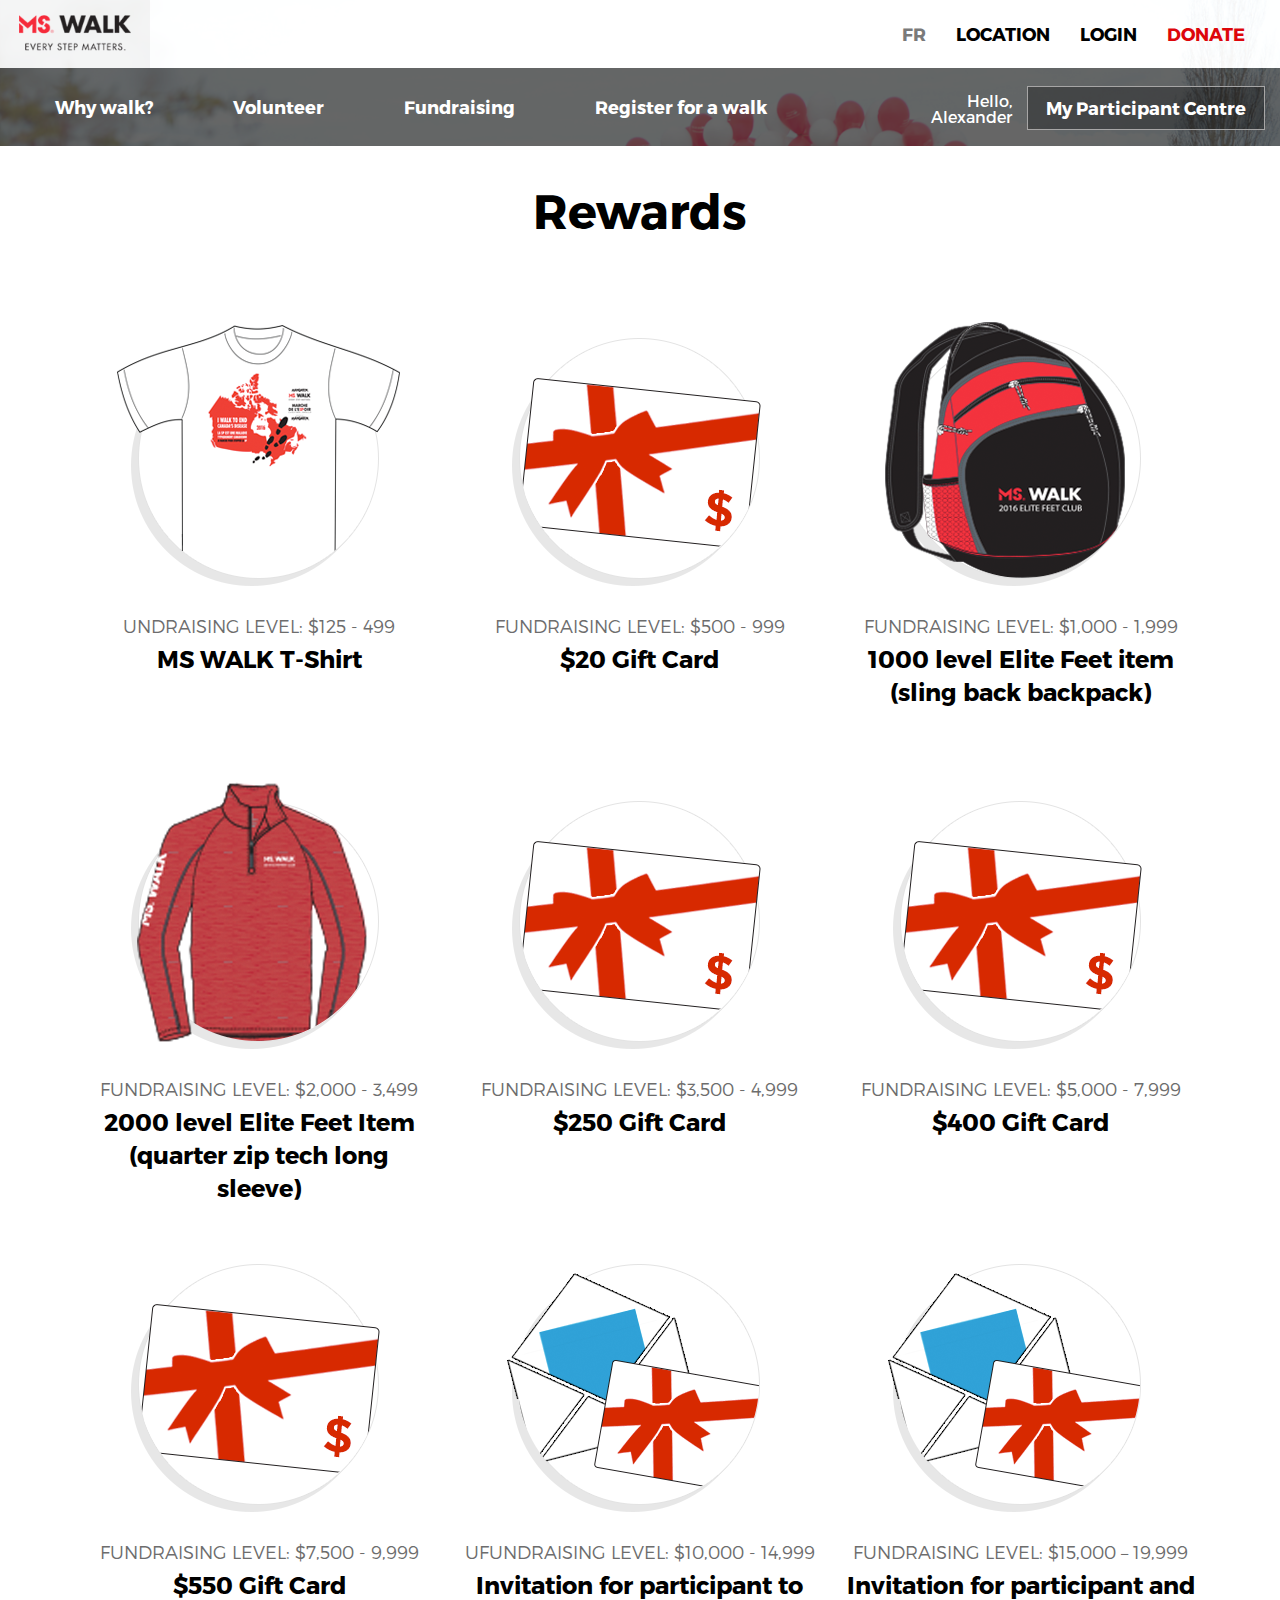
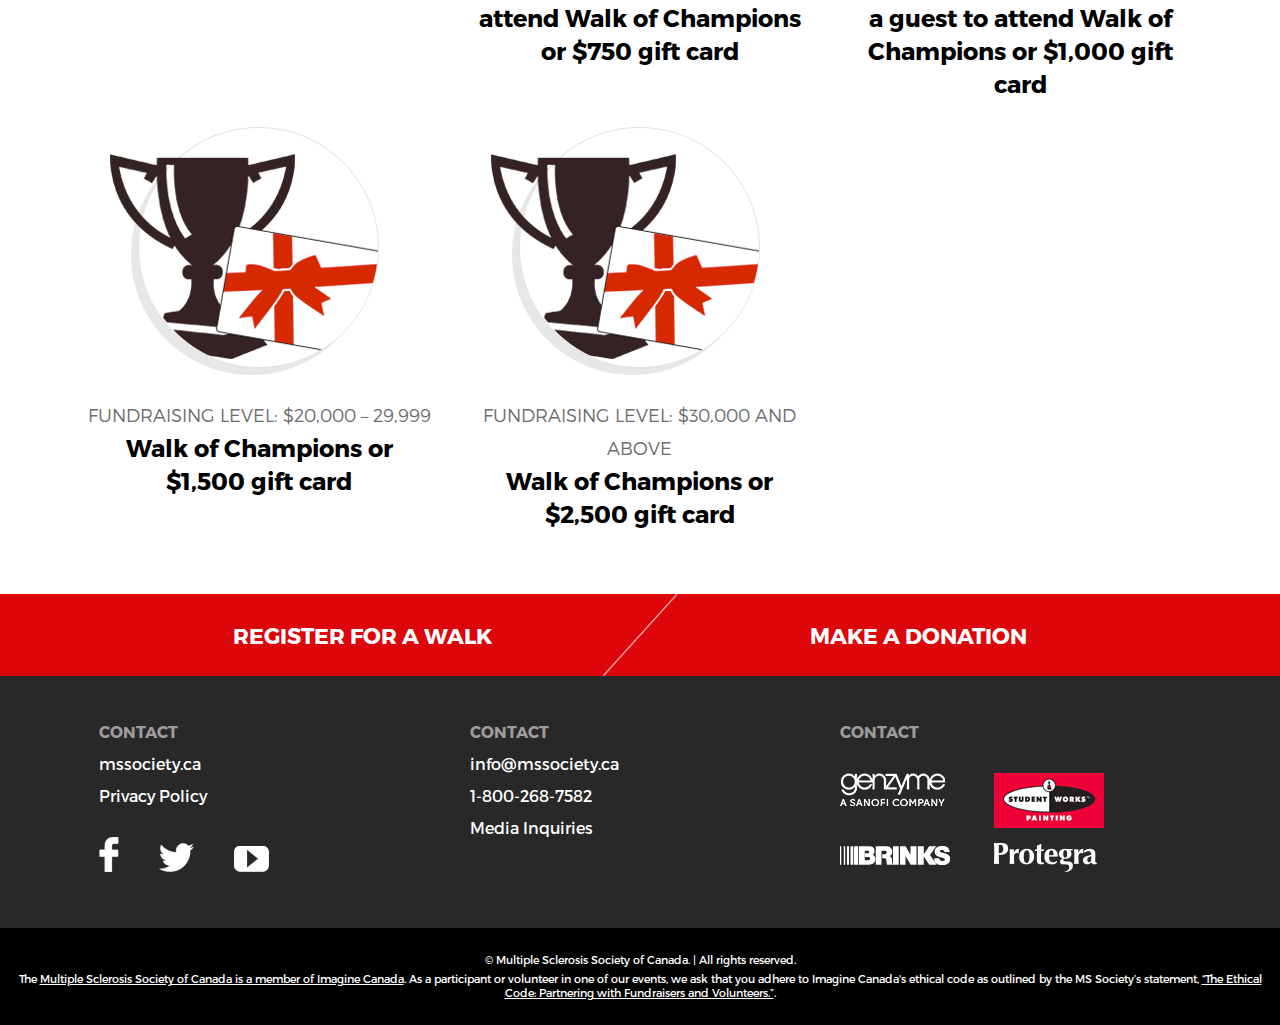
<file: rewards.html>
<!DOCTYPE html>
<html>
<head>
	<title>Home</title>
	<link rel="stylesheet" type="text/css" href="css/bootstrap.min.css">
	<meta charset="utf-8">
	<meta name="viewport" content="width=device-width, initial-scale=1">

	<link rel="stylesheet" type="text/css" href="css/style.css">
</head>
<body>
	<div class="b1">
		<div class="menu">
			<div class="logo"><a href="#">&nbsp;</a></div>
			<div class="menu_items">
				<div id="desk">
					<ul>
						<li><a href="#">Donate</a></li>
						<li><a href="#">Login</a></li>
						<li><a href="#">Location</a></li>
						<li><a href="#">Fr</a></li>
					</ul>
				</div>
				<div id="mobile">
					<div class="mobile_btn">&nbsp;</div>
					<div class="clear"></div>
					<ul>
						<li><a href="#">Location</a></li>
						<li><a href="#">Login</a></li>
						<li><a href="#">Learn More</a></li>
						<li class="fr"><a href="#">French</a></li>
						<li class="don"><a href="#">Donate</a></li>
						<li class="m2 sub"><span>Why Walk?</span>
							<ul>
								<li><a href="#">The MS Walk</a></li>
								<li><a href="#">About MS</a></li>
								<li><a href="#">About MS Canada</a></li>
								<li><a href="#">Your dollars at work</a></li>
							</ul>
						</li>
						<li class="m2"><a href="#">Volunteer</a></li>
						<li class="m2"><a href="#">Fundraising</a></li>
						<li class="m2"><a href="#">Register for a Walk</a></li>
					</ul>
				</div>
			</div>
			<div class="clear"></div>
		</div>

		<div class="m_head hidden-print hidden-xs hidden-sm">
			<div class="menu">
				<ul>
					<li><span>Why walk?</span>
						<ul class="sub">
							<li><a href="#">The MS Walk</a></li>
							<li><a href="#">About MS</a></li>
							<li><a href="#">About MS Canada</a></li>
							<li><a href="#">Your dollars at work</a></li>
						</ul>
					</li>
					<li><a href="#">Volunteer</a></li>
					<li><a href="#">Fundraising</a></li>
					<li><a href="#">Register for a walk</a></li>
				</ul>
			</div>
			<div class="my">
				<a href="#" class="centre">My Participant Centre</a>
				<div class="my_c">Hello,<br>Alexander</div>
				<div class="clear"></div>
			</div>

			<div class="clear"></div>
		</div>
	</div>

	<!-- REWARDS PAGE : BEGINS -->
	<div class="main_content">
		<div class="container">
			<div class="b_title_rewards">Rewards</div>
			<div class="row">
				<div class="img_block">
					<div class="img-container col-lg-4 col-md-4 col-sm-6"><img src="img/rewards_img/reward-walk-tshirt.png" alt="">
						<div class="good_description">
							<span class="descr_light">undraising Level: $125 - 499</span>
							<span class="descr_bold">MS WALK T-Shirt</span>
						</div>
					</div>
					<div class="img-container col-lg-4 col-md-4 col-sm-6"><img src="img/rewards_img/reward-giftcard.png" alt="">
						<div class="good_description">
							<span class="descr_light">Fundraising Level: $500 - 999</span>
							<span class="descr_bold">$20 Gift Card</span>							
						</div>
					</div>
					<div class="img-container col-lg-4 col-md-4 col-sm-6"><img src="img/rewards_img/reward-slingback-bag.png" alt="">
						<div class="good_description">
							<span class="descr_light">Fundraising Level: $1,000 - 1,999</span>
							<span class="descr_bold">1000 level Elite Feet item (sling back backpack)</span>							
						</div>
					</div>
					<div class="img-container col-lg-4 col-md-4 col-sm-6"><img src="img/rewards_img/reward-longsleeves.png" alt="">
						<div class="good_description">
							<span class="descr_light">Fundraising Level: $2,000 - 3,499</span>
							<span class="descr_bold">2000 level Elite Feet Item (quarter zip tech long sleeve)</span>							
						</div>
					</div>
					<div class="img-container col-lg-4 col-md-4 col-sm-6"><img src="img/rewards_img/reward-giftcard.png" alt="">
						<div class="good_description">
							<span class="descr_light">Fundraising Level: $3,500 - 4,999</span>
							<span class="descr_bold">$250 Gift Card</span>							
						</div>
					</div>
					<div class="img-container col-lg-4 col-md-4 col-sm-6"><img src="img/rewards_img/reward-giftcard.png" alt="">
						<div class="good_description">
							<span class="descr_light">Fundraising Level: $5,000 - 7,999</span>
							<span class="descr_bold">$400 Gift Card</span>							
						</div>
					</div>
					<div class="img-container col-lg-4 col-md-4 col-sm-6"><img src="img/rewards_img/reward-giftcard.png" alt="">
						<div class="good_description">
							<span class="descr_light">Fundraising Level: $7,500 - 9,999</span>
							<span class="descr_bold">$550 Gift Card</span>							
						</div>
					</div>
					<div class="img-container col-lg-4 col-md-4 col-sm-6"><img src="img/rewards_img/reward-invitation-giftcard.png" alt="">
						<div class="good_description">
							<span class="descr_light">uFundraising Level: $10,000 - 14,999</span>
							<span class="descr_bold">Invitation for participant to attend Walk of Champions or $750 gift card</span>							
						</div>
					</div>
					<div class="img-container col-lg-4 col-md-4 col-sm-6"><img src="img/rewards_img/reward-invitation-giftcard.png" alt="">
						<div class="good_description">
							<span class="descr_light">Fundraising Level: $15,000 – 19,999</span>
							<span class="descr_bold">Invitation for participant and a guest to attend Walk of Champions or $1,000 gift card</span>							
						</div>
					</div>
					<div class="img-container col-lg-4 col-md-4 col-sm-6"><img src="img/rewards_img/reward-walkofchampion-giftcard.png" alt="">
						<div class="good_description">
							<span class="descr_light">Fundraising Level: $20,000 – 29,999</span>
							<span class="descr_bold">Walk of Champions or $1,500 gift card</span>	
						</div>



					</div>
					<div class="img-container col-lg-4 col-md-4 col-sm-6"><img src="img/rewards_img/reward-walkofchampion-giftcard.png" alt="">		
						<div class="good_description">
							<span class="descr_light">Fundraising Level: $30,000 and above</span>
							<span class="descr_bold">Walk of Champions or $2,500 gift card</span>							
						</div>
					</div>
				</div>
			</div>
		</div>
	</div>
	<!-- REWARDS PAGE : END -->

	<div class="footer">
		<div class="head">
			<div class="container">
				<div class="col-md-6"><a href="#">Register for a walk</a></div>
				<div class="col-md-6"><a href="#">Make a donation</a></div>

				<div class="clear"></div>
			</div>
		</div>

		<div class="f">
			<div class="container">
				<div class="col-md-4">
					<div class="title">CONTACT</div>
					<div class="content">
						<div>mssociety.ca</div>
	 					<div>Privacy Policy</div>
	 					<div><a href="#"><img src="img/base/f.png" alt=""></a><a href="#"><img src="img/base/tw.png" alt=""></a><a href="#"><img src="img/base/y.png" alt=""></a></div>
					</div>
				</div>
				<div class="col-md-4">
					<div class="title">CONTACT</div>
					<div class="content">
						<div>info@mssociety.ca</div>
	 					<div>1-800-268-7582</div>
	 					<div>Media Inquiries</div>
					</div>
				</div>
				<div class="col-md-4">
					<div class="title">CONTACT</div>
					<div class="content">
						<a href="#"><img src="img/base/f1.png" alt=""></a>
						<a href="#"><img src="img/base/f2.png" alt=""></a>
						<a href="#"><img src="img/base/f3.png" alt=""></a>
						<a href="#"><img src="img/base/f4.png" alt=""></a>
					</div>
				</div>

				<div class="clear"></div>
			</div>

			<div class="down">
				<div>&copy; Multiple Sclerosis Society of Canada. | All rights reserved.</div>
				<div class="txt">The <span class="underline">Multiple Sclerosis Society of Canada is a member of Imagine Canada</span>. As a participant or volunteer in one of our events, we ask that you adhere to Imagine Canada's ethical code as outlined by the MS Society’s statement, <span class="underline">“The Ethical Code: Partnering with Fundraisers and Volunteers.”</span>.</div>
			</div>
		</div>
	</div>



	<script src="js/jquery.min.js"></script>
	<script src="js/bootstrap.min.js"></script>

	<script type="text/javascript">
		$('#mobile .mobile_btn').click(function(){
			var if_v = $('#mobile').attr('class');
			if(if_v == "is"){
				$('#mobile').removeClass('is');
			} else {
				$('#mobile').addClass('is');
			}
		});

		$('#mobile ul li.sub').click(function(){
			var if_v = $('#mobile ul li.sub').attr('class');
			if(if_v == "m2 sub is"){
				$('#mobile ul li.sub').removeClass('is');
			} else {
				$('#mobile ul li.sub').addClass('is');
			}
		});
	</script>
</body>
</html>
</file>
<file: css/style.css>
/*** RESET ***/
html, body, div, span, applet, object, iframe,
h1, h2, h3, h4, h5, h6, p, blockquote, pre,
a, abbr, acronym, address, big, cite, code,
del, dfn, em, img, ins, kbd, q, s, samp,
small, strike, strong, sub, sup, tt, var,
b, u, i, center,
dl, dt, dd, ol, ul, li,
fieldset, form, label, legend,
table, caption, tbody, tfoot, thead, tr, th, td,
article, aside, canvas, details, embed, 
figure, figcaption, footer, header, hgroup, 
menu, nav, output, ruby, section, summary,
time, mark, audio, video {
	margin: 0;
	padding: 0;
	border: 0;
	font-size: 100%;
	font: inherit;
	vertical-align: baseline;
}
/* HTML5 display-role reset for older browsers */
article, aside, details, figcaption, figure, 
footer, header, hgroup, menu, nav, section {
	display: block;
}
body {
	line-height: 1;
}
ol, ul {
	list-style: none;
}
blockquote, q {
	quotes: none;
}
blockquote:before, blockquote:after,
q:before, q:after {
	content: '';
	content: none;
}
table {
	border-collapse: collapse;
	border-spacing: 0;
}




@font-face {
	src: url('fonts/MontserratRegular.otf');
	font-weight: 400;
	font-family: gotham;
}
@font-face {
	src: url('fonts/MontserratLight.otf');
	font-weight: 300;
	font-family: gotham;
}
@font-face {
	src: url('fonts/MontserratHairline.otf');
	font-weight: 500;
	font-family: gotham;
}
@font-face {
	src: url('fonts/MontserratBold.otf');
	font-weight: 700;
	font-family: gotham;
}

* {
	box-sizing: border-box;
	-moz-box-sizing: border-box;
}




body {
	font-family: gotham;
	font-weight: 400;
	color: #000;
}
a {
	text-decoration: underline;
}
a:hover, a:active {
	text-decoration: none;
}

.clear {
	clear: both;
}




.b1 {
	background: url('../img/bg/b1.png') no-repeat center top;
	background-size: cover;
}
.b1 .m_head .my {
	max-width: 450px;
	padding-top: 18px;
	float: right;
}
.b1 .m_head .my a {
	padding: 12px 18px;
	border: 1px solid #A7A6A6;
	font-size: 18px;
	font-weight: 700;
	color: #fff;
	text-decoration: none;
	float: right;
	background-color: rgba(0, 0, 0, 0.3);
}
.b1 .m_head .my a:hover {
	background: rgba(0,0,0,0.25);
}
.b1 .m_head .my .my_c {
	text-align: right;
	display: block;
	color: #fff;
	padding: 7px 15px;
	float: right;
	width: auto;
}
.left {
	text-align: left !important;
}
.b1 .content, .b1 .m_head {
	background: rgba(0,0,0,0.6);
}
.b1 .m_head .menu {
	background: transparent;
}
.b1 .m_head .menu ul li, .b1 .m_head .menu ul li a {
	color: #fff;
	text-decoration: none;
	font-size: 18px;
	font-weight: 700;
	text-align: center;
	position: relative;
}
.b1 .m_head .menu ul li span, .b1 .m_head .menu ul li a {
	padding: 30px;
	cursor: pointer;
	margin: 0 10px;
	display: inline-block;
}
.b1 .m_head .menu ul li:hover span, .b1 .m_head .menu ul li a:hover {
	background: rgba(255,255,255,0.25);
}
.b1 .m_head .menu ul li:hover .sub {
	visibility: visible;
	opacity: 1;
	top: 100%;

	transition: all 0.25s;
	-o-transition: all 0.25s;
	-moz-transition: all 0.25s;
	-webkit-transition: all 0.25s;
}
.b1 .m_head .menu ul li .sub {
	visibility: hidden;
	opacity: 0;
	top: 90%;

	transition: all 0.25s;
	-o-transition: all 0.25s;
	-moz-transition: all 0.25s;
	-webkit-transition: all 0.25s;
}
.b1 .m_head .menu ul li .sub {
	background: #eee;
	display: block;
	position: absolute;
	left: 10px;
	padding: 10px 0;
	width: 220px;
	z-index: 99999;
}
.b1 .m_head .menu ul li .sub li a, .b1 .m_head .menu ul li .sub li {
	color: #606060;
	text-align: left;
}
.b1 .m_head .menu ul li .sub li a {
	padding: 10px 15px;
	margin: 0;
	display: block;
	width: 100%;
}
.b1 .m_head .menu ul li .sub li a:hover {
	background: #ddd;
}
.b1 .m_head .menu ul li .sub li {
	float: none;
}
.b1 .m_head .menu 
{	max-width: 84%;
	float: left;
}
.b1 .m_head {
	padding: 0px 15px;
}
.b1 .m_head .menu ul li {
	float: left;
}
.menu {
	background: rgba(255,255,255,0.9);
	position: relative;
	font-size: 18px;
}
.menu .logo a {
	width: 150px;
	display: block;
	padding: 25px 0;
	float: left;
	background: url('../img/base/logo/logo.png') no-repeat center center;
	background-size: contain;
	text-decoration: none;
}
.menu .logo a:hover {
	background: url('../img/base/logo/logo.png') no-repeat center center rgba(0,0,0,0.04);
	background-size: contain;
}
.menu .menu_items {
	width: calc(100% - 150px);
	float: left;
	text-align: right;
	padding-right: 20px;
}
.menu .menu_items ul li {
	float: right;
}
.menu .menu_items ul li a {
	display: block;
	padding: 25px 15px;
	text-transform: uppercase;
	text-decoration: none;
	font-weight: 700;
	color: #000;
}
.menu {
	position: relative;
}
.menu .menu_items #mobile {
	display: none;
}
.menu .menu_items #mobile .m2 a {
	text-transform: none;
}
.menu .menu_items #mobile .sub span {
	display: block;
}
.menu .menu_items #mobile .sub span:after {
	content: "";
	width: 16px;
	height: 16px;
	margin-left: 20px;
	display: inline-block;
	background: url('../img/base/more_sub.png') no-repeat center center;
	background-size: contain;
}
.menu .menu_items #mobile .sub ul {
	position: static;
	display: block;
	border: none;
	background: #EEEEEE !important;
	padding-bottom: 10px;
	display: none;
}
.menu .menu_items #mobile .sub.is ul {
	display: block;
}
.menu .menu_items #mobile .sub.is span:after {
	content: "";
	width: 16px;
	height: 16px;
	margin-left: 20px;
	display: inline-block;
	background: url('../img/base/more_sub.png') no-repeat center center;
	background-size: contain;

	transform: rotate(90deg);
	-o-transform: rotate(90deg);
	-moz-transform: rotate(90deg);
	-webkit-transform: rotate(90deg);
}
.menu .menu_items #mobile .sub ul a {
	color: #585858;
}
.menu .menu_items #mobile .sub ul li:first-child a {
	color: #585858;
}
.menu .menu_items #mobile ul li:nth-last-child(1) a {
	color: #000;
}
.menu .menu_items #desk {
	display: block;
}
.menu .menu_items #mobile ul {
	visibility: hidden;
	opacity: 0;
	border-top: 2px solid rgba(0,0,0,0.075);
	padding-top: 10px;

	transition: all 0.25s;
	-o-transition: all 0.25s;
	-moz-transition: all 0.25s;
	-webkit-transition: all 0.25s;
}
.menu .menu_items #mobile.is ul {
	visibility: visible;
	opacity: 1;
	border-bottom: 4px solid rgba(0,0,0,0.075);

	transition: all 0.25s;
	-o-transition: all 0.25s;
	-moz-transition: all 0.25s;
	-webkit-transition: all 0.25s;
}
.menu .menu_items #mobile.is .mobile_btn {
	background: url('../img/base/mobile_c.png') no-repeat center center;
	background-size: contain;

	transition: all 0.25s;
	-o-transition: all 0.25s;
	-moz-transition: all 0.25s;
	-webkit-transition: all 0.25s;
}
.menu .menu_items #mobile .mobile_btn {
	float: right;
	width: 75px;
	padding: 25px 0px;
	cursor: pointer;
	margin-right: -20px;

	background: url('../img/base/mobile.png') no-repeat center center;
	background-size: contain;

	transition: all 0.25s;
	-o-transition: all 0.25s;
	-moz-transition: all 0.25s;
	-webkit-transition: all 0.25s;
}
.menu .menu_items #mobile .mobile_btn:hover {
	background: url('../img/base/mobile.png') no-repeat center center rgba(0,0,0,0.05);
	background-size: contain;

	transition: all 0.25s;
	-o-transition: all 0.25s;
	-moz-transition: all 0.25s;
	-webkit-transition: all 0.25s;
}
.menu .menu_items #mobile.is .mobile_btn:hover {
	background: url('../img/base/mobile_c.png') no-repeat center center rgba(0,0,0,0.05);
	background-size: contain;

	transition: all 0.25s;
	-o-transition: all 0.25s;
	-moz-transition: all 0.25s;
	-webkit-transition: all 0.25s;
}
.menu .menu_items #mobile ul {
	position: absolute;
	background: #fff;
	left: 0;
	right: 0;
	text-align: center;
	z-index: 2002;
}
.menu .menu_items #mobile ul li {
	display: block;
	float: none;
}
.menu .menu_items #mobile ul li a, .menu .menu_items #mobile ul li span {
	padding: 10px 0;
	font-size: 26px;
	font-weight: 700;
}
.menu .menu_items #mobile ul li span {
	padding-bottom: 10px;
	cursor: pointer;
	display: block;
	margin-bottom: 1px;
}
.menu .menu_items #mobile ul li span:hover {
	background: rgba(0,0,0,0.04);
}
.menu .menu_items #mobile ul li:first-child a {
	color: #000;
}
.menu .menu_items #mobile ul li.fr a {
	color: #7a7a7a;
}
.menu .menu_items #mobile ul li.don a {
	color: #fff;
	background: #f00;
	width: 160px;
	padding: 25px 0;
	margin: 10px auto;
}
.menu .menu_items ul li a:hover {
	background: rgba(0,0,0,0.04);
}
.menu .menu_items ul li:first-child a {
	color: #dd060b;
}
.menu .menu_items ul li:last-child a {
	color: #7a7a7a;
}
.b1 .content .lern_more {
	text-align: right;
	padding-top: 40px;
	padding-right: 30px;
}
.b1 .content .lern_more a {
	background: rgba(0,0,0,0.35);
	color: #fff;
	text-decoration: none;
	padding: 10px 40px;
	font-size: 18px;
	border-radius: 1px;
	border: 1px solid rgba(255,255,255,0.5);
	font-weight: 500;
}
.b1 .content .lern_more a:hover, .b1 .content .lern_more a:active {
	background: rgba(0,0,0,0.45);
}
.b1 .content .cont {
	max-width: 926px;
	margin: 0 auto;
	padding: 0 10px;
}
.b1 .content .cont .title {
	color: #fff;
	font-size: 66px;
	font-weight: 900;
	margin-bottom: 35px;
	margin-top: 40px;
}
.b1 .content .cont .get_started {
	padding-bottom: 200px;
	position: relative;
}
.b1 .content .cont .get_started .menu {
	background: transparent;
}
.b1 .content .cont .get_started .menu #get1 {
	background: #dd060b;
	width: 35%;
	float: left;
	cursor: pointer;
	border-radius: 1px;
}
.b1 .content .cont .get_started .menu #get1_is {
	background: #f8f8f8;
	position: absolute;
	display: none;
	left: 0;
	top: 100%;
	right: 0;
	z-index: 3;
}
.b1 .content .cont .get_started .menu #get2_is {
	background: #DD060B;
	color: #fff;
	position: absolute;
	display: none;
	left: 0;
	top: 100%;
	right: 0;
	z-index: 3;
}
.b1 .content .cont .get_started .menu #get2_is .block {
	position: relative;
}
.b1 .content .cont .get_started .menu #get2_is .block ul li {
	width: 151px;
	float: left;
	font-weight: 500;
	font-size: 16px;
	padding: 26px;
	padding-bottom: 21px;
	border-bottom: 5px solid transparent;
	padding-right: 0;
	cursor: pointer;
}
.b1 .content .cont .get_started .menu #get2_is .block ul li:not(.set):hover {
	background: rgba(0,0,0,0.075);
}
.b1 .content .cont .get_started .menu #get2_is .block ul li.set {
	border-color: #500000;
	cursor: default;
}
.b1 .content .cont .get_started .menu #get2_is .block ul li .sub {
	position: absolute;
	left: 0;
	right: 0;
	top: 100%;
	background: #f8f8f8;
	display: none;
	color: #000;
	padding: 10px 0;
	z-index: 3;
}
.b1 .content .cont .get_started .menu #get2_is .block ul li .sub tr td {
	padding: 15px 0;
	padding-left: 30px;
	font-weight: 400;
}
.b1 .content .cont .get_started .menu #get2_is .block ul li .sub tr td:nth-child(2) {
	color: #909090;
}
.b1 .content .cont .get_started .menu #get2_is .block ul li .sub {
	overflow-y: scroll;
	max-height: 293px;
}
.b1 .content .cont .get_started .menu #get2_is .block ul li .sub tr td:nth-child(3) a {
	color: #CC0408;
	text-decoration: none;
	padding: 10px 30px;
}
.b1 .content .cont .get_started .menu #get2_is .block ul li .sub tr td:nth-child(3) a:hover {
	background: #eee;
}
.b1 .content .cont .get_started .menu #get2_is .block ul li .sub tr td:last-child a {
	color: #fff;
	background: #000;
	padding: 10px 30px;
	text-decoration: none;
	font-weight: 500;
}
.b1 .content .cont .get_started .menu #get2_is .block ul li .sub tr td:last-child a:hover {
	background: #222;
}
.b1 .content .cont .get_started .menu #get2_is .block ul li .sub tr:not(:first-child):not(:last-child) {
	border-bottom: 1px solid #e7e7e7;
}
.b1 .content .cont .get_started .menu #get2_is .block ul li.set .sub {
	display: block;
}
.b1 .content .cont .get_started .menu #get2.is + #get2_is {
	display: block;
}
.b1 .content .cont .get_started .menu #get1.is + #get1_is {
	display: block;
}
.b1 .content .cont .get_started .menu #get1_is ul li:nth-child(1n+1) {
	width: 35%;
	float: left;
}
.b1 .content .cont .get_started .menu #get1_is ul li:nth-child(2n+2) {
	width: 35%;
	float: left;
}
.b1 .content .cont .get_started .menu #get1_is ul li:nth-child(3n+3) {
	width: 30%;
	float: left;
}
.b1 .content .cont .get_started .menu #get1_is {
	padding: 10px 0;
	border-radius: 1px;
}
.b1 .content .cont .get_started .menu #get1_is ul li {
	font-size: 16px;
	padding: 16px 0;
	padding-left: 18px;
	color: #000;
	text-decoration: none;
	display: block;
	cursor: pointer;
}
.b1 .content .cont .get_started .menu #get1_is ul li:active {
	background: #eee;
}
.b1 .content .cont .get_started .menu #get1:not(.is):not(.not):hover, .b1 .content .cont .get_started .menu #get2:not(.is):not(.not):hover {
	background: #C80A0F;
}
.b1 .content .cont .get_started .menu #get1 .number {
	color: #A91014;
	font-size: 80px;
	font-weight: 700;
	display: block;
	float: left;
	margin-left: 20px;
}
.b1 .content .cont .get_started .menu #get1.not, .b1 .content .cont .get_started .menu #get2.not {
	cursor: default;
}
.b1 .content .cont .get_started .menu #get1.not .name, .b1 .content .cont .get_started .menu #get2.not .name {
	color: #300000;
}
.b1 .content .cont .get_started .menu #get1.not .drop, .b1 .content .cont .get_started .menu #get2.not .drop {
	display: none;
}
.b1 .content .cont .get_started .menu #get1.seted .name, .b1 .content .cont .get_started .menu #get2.seted .name {
	color: #300000;
}
.b1 .content .cont .get_started .menu #get1.seted .drop, .b1 .content .cont .get_started .menu #get2.seted .drop {
	display: none;
}
.b1 .content .cont .get_started .menu #get1.is .number {
	color: #950B0E;
}
.b1 .content .cont .get_started .menu #get1.is .name {
	color: #fff;
}
.b1 .content .cont .get_started .menu #get1.is{
	background: #CC0F13;
}
.b1 .content .cont .get_started .menu #get2.is .number {
	color: #A30C0F;
}
.b1 .content .cont .get_started .menu #get2:not(.not) .name {
	color: #fff;
}
.b1 .content .cont .get_started .menu #get2.is .name {
	color: #fff;
}
.b1 .content .cont .get_started .menu #get2.is{
	background: #C6060A;
}
.b1 .content .cont .get_started .menu #get1 .name {
	display: block;
	float: left;
	line-height: 80px;
	width: 190px;
	height: 80px;
	overflow: hidden;
	font-weight: 400;
	color: #fff;
	margin-left: 10px;
}
.b1 .content .cont .get_started .menu #get1 .drop {
	float: left;
	width: 19px;
	line-height: 80px;
	margin-left: 15px;
	background: url('../img/base/drop.png') no-repeat center center;
	background-size: contain;
}

.b1 .content .cont .get_started .menu #get2 {
	background: #DD060B;
	width: 45%;
	float: left;
	cursor: pointer;
	border-radius: 1px;
}
.b1 .content .cont .get_started .menu #get2 .number {
	color: #A91014;
	font-size: 80px;
	font-weight: 700;
	display: block;
	float: left;
	margin-left: 20px;
}
.b1 .content .cont .get_started .menu #get2 .name {
	display: block;
	float: left;
	line-height: 80px;
	font-weight: 400;
	color: #8c0003;
	margin-left: 10px;
}
.b1 .content .cont .get_started .menu #get2 .name.is {
	color: #fff;
}
.b1 .content .cont .get_started .menu #see_all {
	width: 20%;
	float: left;
}
.b1 .content .cont .get_started .menu #see_all a {
	display: block;
	background: #000;
	color: #fff;
	line-height: 80px;
	position: relative;
	border-radius: 1px;
	padding-left: 15px;
	text-decoration: none;
	font-weight: 500;
}
.b1 .content .cont .get_started .menu #see_all a:before {
	content: "";
	width: 0;
	height: 0;
	border-bottom: 80px solid #000;
	border-left: 80px solid transparent;
	left: -80px;
	
	position: absolute;
}
.b1 .content .cont .get_started .menu #see_all a:hover, .b1 .content .cont .get_started .menu #see_all a:active {
	text-decoration: underline;
}
.b1 .content .ad_space {
	background: rgba(0,0,0,0.5);
}
.b1 .content .ad_space .img {
	width: 235px;
	float: left;
	text-align: right;
	padding-right: 35px;
	margin-top: -10px;
	margin-bottom: -14px;
	position: relative;
	z-index: 9;
}
.b1 .content .ad_space .text {
	text-align: center;
	color: #fff;
	line-height: 22px;
	padding-top: 26px;
	width: calc(100% - 235px - 285px);
	float: left;
	padding-bottom: 20px;
}
.b1 .content .ad_space .conte {
	width: 285px;
	float: left;
	padding-left: 45px;
}
.b1 .content .ad_space .conte span {
	display: inline-block;
	cursor: default;
	float: left;
}
.b1 .content .ad_space .conte .free {
	color: #fff;
	font-size: 14px;
	height: 28px;
	text-transform: uppercase;
	font-weight: 400;
	background: #dd060b;
	padding: 7px 14px;
	margin-top: 33px;
}
.b1 .content .ad_space .conte .android {
	height: 28px;
	width: 65px;
	background: url('../img/base/android.png') no-repeat center center;
	background-size: contain;
	margin-top: 33px;
}
.b1 .content .ad_space .conte .apple {
	height: 28px;
	width: 35px;
	background: url('../img/base/apple.png') no-repeat center center;
	background-size: contain;
	margin-top: 33px;
}



.blue {
	color: #72cdf4;
}
.bold {
	font-weight: 700;
}

.get_started_mobile {
	display: none;
	padding: 0 10px;
}
.get_started_mobile .choose {
	max-width: 275px;
	cursor: pointer;
	margin: 10px auto;
	padding: 20px 0;
	font-size: 22px;
	font-weight: 700;
	color: #fff;
	background: #dd060b;
	text-align: center;
}
.get_started_mobile .choose:active {
	background: #CC0408;
}
.get_started_mobile a {
	display: block;
	background: #000;
	max-width: 275px;
	color: #fff;
	text-align: center;
	font-size: 22px;
	font-weight: 700;
	text-decoration: none;
	margin: 20px auto;
	padding: 20px 0;
	margin-bottom: 80px;
}
.get_started_mobile a:active {
	background: #222;
}
.get_started_popup {
	background: #fff;
	position: fixed;
	top: 0;
	padding-top: 65px;
	bottom: 0;
	right: 0;
	left: 0;
	display: none;
	z-index: 9999999;
}
.get_started_popup .choose_1, .get_started_popup .choose_2, .get_started_popup .choose_3 {
	text-align: center;
	color: #fff;
	font-weight: 700;
	font-size: 22px;
	background: #dd060b;
	padding: 20px 0;
	cursor: pointer;
	margin: 8px 0;
}
.get_started_popup #c1, .get_started_popup #c2, .get_started_popup #c3 {
	position: relative;
}
.get_started_popup #ch_1 ul, .get_started_popup #ch_2 ul, .get_started_popup #ch_3 ul {
	width: 100%;
	padding: 16px 0;
}
.get_started_popup #ch_1, .get_started_popup #ch_2, .get_started_popup #ch_3 {
	display: none;
}
.get_started_popup #ch_1, .get_started_popup #ch_2, .get_started_popup #ch_3 {
	background: #eee;
	position: absolute;
	left: 0;
	right: 0;
	top: 100%;
	z-index: 5;
}
.get_started_popup #ch_1 ul li, .get_started_popup #ch_2 ul li, .get_started_popup #ch_3 ul li {
	width: 100%;
	text-align: center;
	font-size: 18px;
	color: #000;
	font-weight: 500;
	padding: 8px 0;
	cursor: pointer;
}
.get_started_popup #ch_1 ul li:active, .get_started_popup #ch_2 ul li:active, .get_started_popup #ch_3 ul li:active {
	background: #ddd;
}
.get_started_popup .choose_1 span, .get_started_popup .choose_2 span, .get_started_popup .choose_3 span {
	background: url('../img/base/drop.png') no-repeat center center #dd060b;
	background-size: contain;
	width: 40px;
	position: absolute;
	right: 15px;
	display: block;
	display: inline-block;
	border: 10px solid #dd060b;
	margin-top: -10px;
}
.get_started_popup .choose_1.is span, .get_started_popup .choose_2.is span, .get_started_popup .choose_3.is span {
	transform: rotate(180deg);
	-o-transform: rotate(180deg);
	-moz-transform: rotate(180deg);
	-webkit-transform: rotate(180deg);
}
.get_started_popup .choose_1.is + #ch_1, .get_started_popup .choose_2.is + #ch_2, .get_started_popup .choose_3.is + #ch_3 {
	display: block;
	z-index: 9;
}
.get_started_popup .choose_1.not, .get_started_popup .choose_2.not, .get_started_popup .choose_3.not {
	color: #CC0408;
}
.get_started_popup .choose_1.not span, .get_started_popup .choose_2.not span, .get_started_popup .choose_3.not span {
	background: url('../img/base/drop_2.png') no-repeat center center #dd060b;
	background-size: contain;
}
.get_started_popup .content {
	overflow-y: scroll;
	height: 100%;
	padding: 0 10px;
}
.get_started_popup .mobile_btn {
	width: 60px;
	height: 60px;
	background: url('../img/base/mobile_c.png') no-repeat center center;
	background-size: contain;
	position: fixed;
	right: 0;
	top: 0;
	cursor: pointer;
}
.get_started_popup .mobile_btn:hover, .get_started_popup .mobile_btn:active {
	background: url('../img/base/mobile_c.png') no-repeat center center #eee;
	background-size: contain;
}

.get_started_popup .ok {
	display: block;
	padding: 20px 0;
	text-align: center;
	background: #29AA0E;
	font-weight: 700;
	text-transform: uppercase;
	color: #22750B;
	font-size: 22px;
	margin-top: 40px;
	text-decoration: none;
}
.get_started_popup .ok.can {
	color: #fff;
}
.get_started_popup .or {
	text-align: center;
	color: #8D8E8D;
	font-size: 22px;
	font-weight: 700;
	padding: 15px;
	text-transform: uppercase;
}
.get_started_popup .see {
	display: block;
	padding: 20px 0;
	text-align: center;
	background: #000;
	font-weight: 700;
	color: #fff;
	font-size: 22px;
	text-decoration: none;
	margin-bottom: 25px;
}

.b2 {
	background: #dd060b;
	height: 320px;
	position: relative;
}
.b2 .img {
	background: url('../img/bg/b2.png') no-repeat 250px center #dd060b;
	background-size: contain;
	position: absolute;
	width: 50%;
	top: 0;
	left: 50%;
	bottom: 0;
}
.b2 .content {
	position: absolute;
    bottom: -33px;
    width: 50%;
    right: 50%;
    text-align: right;
    font-size: 268px;
    color: #fff;
    font-weight: 700;
}
.b2 .content span {
	display: inline-block;
	font-size: 32px;
	float: right;
	text-align: left;
	text-transform: uppercase;
	width: 250px;
	margin-left: 20px;
	margin-top: 40px;
}
.b2 .cont_mobile {
	display: none;
	text-align: center;
	color: #fff;
	font-weight: 700;
}
.b2 .cont_mobile .t {
	font-size: 120px;
}
.b2 .cont_mobile .s {
	font-size: 25px;
	padding: 20px 10px;
	padding-bottom: 0;
	text-transform: uppercase;
}

.container {
	max-width: 1142px;
	padding: 0 10px;
	margin: 0 auto;
}


.red {
	color: #dd060b;
}
.p25 {
	padding: 50px 0 !important;
}


.b3 {
	padding: 50px 0;
	text-align: right;
	font-weight: 700;
	color: #000;
	font-size: 32px;
	position: relative;
	z-index: 3;
}
.b3 .name {
	font-size: 32px;
	color: #9a9a9a;
	font-weight: 400;
	font-style: italic;
	margin-top: 35px;
}
.b5 {
	padding: 50px 0;
	text-align: left;
	font-weight: 700;
	color: #000;
	font-size: 32px;
}
.b5 .name {
	font-size: 32px;
	color: #9a9a9a;
	font-weight: 400;
	font-style: italic;
	margin-top: 35px;
}

.b4 {
	background: #979797;
	position: relative;
}
.b4 .img {
	position: absolute;
	width: 681px;
	top: -100px;
	bottom: -50px;
	right: 50%;
	background: url('../img/bg/b4.png') no-repeat center center;
	background-size: contain;
}
.b4 .content {
	font-size: 32px;
	color: #fff;
	text-transform: uppercase;
	font-weight: 700;
	max-width: 570px;
	padding-bottom: 50px;
	padding-top: 200px;
	padding-left: 30px;
	margin-left: 50%;
}

.b6 {
	background: #72cdf3;
	position: relative;
}
.b6 .img1 {
	position: absolute;
    width: 30%;
    right: 50%;
    top: 0;
    margin-right: 410px;
    bottom: -62px;
    background: url('../img/bg/b6_1.png') no-repeat center right;
    background-size: contain;
}
.b6 .img2 {
	position: absolute;
	width: 50%;
	right: 0%;
	top: -60px;
	bottom: 0;
	background: url('../img/bg/b6_2.png') no-repeat 275px center;
	background-size: contain;
}
.b6 .content {
	width: 700px;
	font-size: 32px;
	color: #fff;
	text-transform: uppercase;
	font-weight: 700;
	padding-bottom: 90px;
	padding-top: 150px;
	margin: 0 auto;
}
.b6 .content .txt {
	width: 305px;
}
.b7 {
	background: #e6e6e6;
	padding: 60px 15px;
}
.b7 .title {
	text-align: center;
	color: #000;
	font-weight: 700;
	font-size: 44px;
	font-style: italic;
	margin-bottom: 50px;
}
.b7 .gallery img {
	width: 161px;
	height: 161px;
	margin: 5px;
	display: inline-block;
}
a {
	color: #dd060b;
}

.footer {
	background: #282828;
}
.footer .head {
	background: url('../img/bg/f_r.png') no-repeat center center #dd060b;
	background-size: contain;
	text-align: center;
	font-size: 22px;
	height: auto;
	font-weight: 700;
}
.footer .head .container {
	padding: 15px 35px;
}
.footer .head a {
	text-transform: uppercase;
	text-decoration: none;
	color: #fff;
	display: inline-block;
	padding: 15px 35px;
}
.footer .head a:hover {
	text-decoration: underline;
}
.footer .f {
	padding: 40px 10px;
	padding-bottom: 0;
	color: #fff;
	font-size: 16px;
	line-height: 32px;
}
.footer .f .title {
	font-weight: 700;
	color: #9d9b9b;
}
.footer .f a {
	margin: 20px;
}
.footer .f .col-md-4:nth-child(1) .content div:last-child {
	margin-top: 25px;
	margin-left: -20px;
}
.footer .f .col-md-4:nth-child(3) .content {
	margin-top: 25px;
	margin-left: -20px;
}
.footer .down {
	background: #000;
	color: #fff;
	font-size: 11px;
	margin: 0 -10px;
	margin-top: 40px;
	text-align: center;
	line-height: 14px;
	padding: 25px 10px;
}
.footer .down .txt {
	max-width: 1245px;
	margin: 0 auto;
	padding-top: 5px;
}

.underline {
	text-decoration: underline;
}

.main_content {
	min-height: 1000px;
}


.b_title {
	font-size: 48px;
	color: #000;
	font-weight: 700;
	text-align: center;
	padding: 25px;
	border-bottom: 1px solid #000;
	margin-top: 15px;
}
.b_title .sub {
	color: #8b8b8b;
	font-size: 36px;
	margin-top: 5px;
	margin-bottom: 8px;
}

.event {
	color: #8b8b8b;
	font-weight: 700;
	font-size: 36px;
	text-align: center;
	padding: 25px 0;
	border: 1px solid #8b8b8b;
	margin: 45px 0;
}

.s_title {
	font-size: 38px;
	font-weight: 700;
	text-align: center;
	padding: 30px 0;
}

.select .blocks .block {
	height: 180px;
	background: #dd060b;
	display: flex;
	display: -moz-flex;
	display: -webkit-flex;
    flex-direction: row;
    flex-wrap: wrap;
    justify-content: center;
    align-items: center;
    -moz-align-items: center;
    -webkit-align-items: center;
    border: 1px solid #fff;
    padding: 20px;
}
.select .blocks {
	margin-bottom: 75px;
}
.select .blocks .out {
	color: #fff;
	font-size: 32px;
	font-weight: 700;
	display: block;
	border: 5px solid #dd060b;
	text-decoration: none;
	text-align: center;
	margin: 10px;
}
.select .blocks .out:hover .block {
	background: #CC0408;
}
.main_content .gallery .img40 {
	width: 41%;
	float: left;
	border: 2px solid #fff;
	height: 375px;
}
.main_content .gallery .img20 {
	width: 18%;
	float: left;
	border: 2px solid #fff;
	height: 100%;
}
.main_content .gallery .img33 {
	width: 33.333333333%;
	float: left;
	border: 2px solid #fff;
	height: 100%;
}
.main_content .gallery .l:nth-child(1) {
	height: 375px;
}
.main_content .gallery .l:nth-child(2) {
	height: 300px;
}
.main_content .gallery {
	margin-bottom: 20px;
}
.main_content .container .text {
	font-size: 25px;
	line-height: 32px;
	margin: 25px 0;
}
.main_content .container .sub_title_b {
	font-size: 35px;
	font-weight: 700;
	margin-top: 40px;
	margin-bottom: 25px;
}
.main_content .container .sub_sub {
	font-size: 28px;
	color: #6f6f6f;
	font-weight: 700;
	margin-bottom: 15px;
}
.main_content .container .q {
	margin-bottom: 50px;
}
.main_content .container .q .qa {
	border: 2px solid #f8f8f8;
	cursor: pointer;
	margin: 10px 0;

	transition: all 0.25s;
	-o-transition: all 0.25s;
	-moz-transition: all 0.25s;
	-webkit-transition: all 0.25s;
}
.main_content .container .q .qa:not(.is):hover {
	border-color: #ddd;

	transition: all 0.25s;
	-o-transition: all 0.25s;
	-moz-transition: all 0.25s;
	-webkit-transition: all 0.25s;
}
.main_content .container .q .qa .title {
	background: #f8f8f8;
	font-size: 28px;
	padding: 12px 26px;

	transition: all 0.25s;
	-o-transition: all 0.25s;
	-moz-transition: all 0.25s;
	-webkit-transition: all 0.25s;
}
.main_content .container .q .qa .a {
	padding: 12px 26px;
	font-size: 20px;
	line-height: 26px;
	display: none;
}
.main_content .container .q .qa.is {
	border-color: #dd060b;

	transition: all 0.25s;
	-o-transition: all 0.25s;
	-moz-transition: all 0.25s;
	-webkit-transition: all 0.25s;
}
.main_content .container .q .qa.is .title {
	color: #fff;
	background: #dd060b;

	transition: all 0.25s;
	-o-transition: all 0.25s;
	-moz-transition: all 0.25s;
	-webkit-transition: all 0.25s;
}
.event_page {
	margin-top: 35px;
}
.event_page .d_block {
	border: 1px solid #c4c4c4;
	padding: 18px 20px;
	font-size: 25px;
	font-size: 400;
}
.event_page .d_block .b {
	font-weight: 700;
	margin-right: 10px;
}
.event_page .d_block div {
	margin: 6px 0;
	line-height: 30px;
}
.event_page .d_block div:first-child {
	margin-bottom: 20px;
}
.event_page .text .title {
	font-weight: 700;
	margin-bottom: 10px;
	font-size: 28px;
	margin-top: 35px;
}
.sponsors a {
	margin: 0 40px;
}
.sponsors {
	margin-left: -40px;
	margin-top: 20px;
}
.sidebar {
	background: #f2f2f2;
	margin-bottom: 35px;
	margin-left: 10px;
}
.sidebar .reg {
	background: #000;
	padding: 7px;
}
.sidebar .reg a {
	background: #000;
	display: block;
	text-decoration: none;
	border: 1px solid #fff;
	color: #fff;
	text-align: center;
	padding: 20px 0;
	font-size: 28px;
	font-weight: 700;
}
.sidebar .reg a:hover {
	background: #222;
}
.sidebar .b .col-md-6 {
	padding: 20px;
	font-size: 22px;
}
.sidebar .b .b, .sidebar .title {
	font-weight: 700;
}
.sidebar .m_progress {
	border-top: 2px solid #fff;
	border-bottom: 1px solid #fff;
	padding: 20px;
	font-size: 22px;
}
.sidebar .m_progress .txt {
	font-size: 22px;
	line-height: 32px;
}
.sidebar .m_progress .txt .b {
	font-weight: 700;
}
.sidebar .m_progress .bar {
	border-radius: 5px;
	position: relative;
	margin: 15px 0;
	background: #b8b8b8;
	padding: 10px 0;
	font-size: 32px;
	overflow: hidden;
	color: #fff;
	font-weight: 700;
}
.sidebar .m_progress .bar .procc {
	background: #dd060b;
	position: absolute;
	top: 0;
	bottom: 0;
	padding: 9px 0;
	left: 0;
	border-right: 3px solid #f2f2f2;
	text-align: right;
	padding-right: 10px;
}
.sidebar .bs_1 .title {
	padding: 20px;
	font-size: 22px;
}
.sidebar .bs_1 {
	padding-bottom: 35px;
	border-bottom: 1px solid #fff;
	border-top: 1px solid #fff;
}
.sidebar .bs_1 .links {
	padding: 0 20px;
}
.sidebar .bs_1 .links .l {
	display: block;
	width: 100%;
	float: left;
	padding: 20px 0;
	font-size: 18px;
	color: #fff;
	background: #dd060b;
	text-align: center;
	text-decoration: none;
	font-weight: 700;
	border: 1px solid #fff;
}
.sidebar .bs_1 .links .l:hover {
	background: #CC0408;
}
.sidebar .bs_1 .txt {
	padding: 0 20px;
	font-size: 22px;
	line-height: 26px;
}
.sidebar .img a img {
	width: 100%;
	height: auto;
}

@media (max-width: 991px) {	
	.footer .head {
	    background: #dd060b!important;
	}
}



.dv_cont_red_blocks {
	display: none;
}
.dv_cont_red_blocks.is {
	display: block;
}

.sh_dv {
	display: none;
}
.sh_dv.is {
	display: block;
}

.sp_dv {
	display: none;
}
.sp_dv.is {
	display: block;
}

.dv_cont_red_blocks_mobile {
	display: none;
}
.dv_cont_red_blocks_mobile.is {
	display: block;
}

.last_step {
	display: none;
}
.last_step.is {
	display: block;
}

@media (max-width: 991px) {	
	.footer .head {
	    background: #dd060b!important;
	}
}
@media (max-width: 600px) {	
	.main_content .form .forms5 input, .main_content .form .forms5 select {
		float: none !important;
		width: calc(100% - 10px) !important;
	}
}


.login_body .sub_title {
	text-align: center;
	font-size: 24px;
	font-weight: 700;
	color: #848484;
	padding: 30px 0;
	padding-top: 50px;
}
.login_body form {
	display: block;
	max-width: 400px;
	margin: 0 auto;
}
.login_body form input, .login_body form select {
	display: block;
	width: 100%;
	padding: 18px 15px;
	font-size: 14px;
	border-radius: 2px;
	background: #eee;
	margin: 5px 0;
	border: 1px solid rgba(0,0,0,0.05);
}
.login_body form input:hover,.login_body form select:hover {
	border-color: rgba(0,0,0,0.175);
}
.login_body form input[type="submit"] {
	background: #dd060b;
	color: #fff;
	text-transform: uppercase;
	margin-top: 14px;
}
.login_body form input[type="submit"]:hover {
	background: #CC0408;
}
.login_body .help {
	text-align: center;
	font-style: italic;
	color: #888;
	font-weight: 300;
	margin-top: 30px;
}
.login_body .help_block {
	max-width: 400px;
	border-radius: 2px;
	border: 1px solid #C3C3C3;
	margin: 0 auto;
	margin-top: 30px;
	padding: 30px 10px;
	padding-bottom: 35px;
	text-align: center;
}
.login_body .help_block a {
	display: block;
	margin-top: 7px;
}


.main_content .form {
	margin-bottom: 50px;
	border-radius: 2px;
	border: 1px solid #ccc;
	padding: 50px;
	margin-top: 50px;
}
.main_content .form .title {
	font-weight: 700;
	font-size: 35px;
	margin-bottom: 35px;
}
.main_content .form .forms5 input,.main_content .form .forms5 select {
	display: block;
	width: calc(50% - 10px);
	margin: 5px;
	float: left;
	padding: 18px 15px;
	font-size: 14px;
	border-radius: 2px;
	background: #eee;
	border: 1px solid rgba(0,0,0,0.05);
}
.main_content .form .forms5 input:hover, .main_content .form .forms5 select:hover, .main_content .form textarea:hover {
	border-color: rgba(0,0,0,0.175);
}
.main_content .form textarea {
	display: block;
	width: calc(100% - 10px);
	max-width: calc(100% - 10px);
	max-height: 200px;
	min-height: 125px;
	padding: 18px 15px;
	font-size: 14px;
	border-radius: 2px;
	background: #eee;
	margin: 5px;
	border: 1px solid rgba(0,0,0,0.05);
}
.main_content .form input[type="submit"] {
	display: block;
	width: calc(100% - 10px);
	padding: 18px 15px;
	font-size: 14px;
	border-radius: 2px;
	color: #fff;
	text-transform: uppercase;
	background: #dd060b;
	margin: 5px;
	margin-top: 14px;
	border: 1px solid rgba(0,0,0,0.05);
}
.main_content .form input[type="submit"]:hover {
	background: #CC0408;
}
#province option,#event option { color: black; }
.empty { color: #a9a9a9; }

/* Style for an updated filter logic (no-chapters or regions) - Dec 06, 2015 */
li.all-events-section.set {
    padding: 0px!important;
    border-color: transparent!important;
    margin-top: -2%;
}


/* REWARDS PAGE */

.b_title_rewards {
	font-size: 48px;
	color: #000;
	font-weight: 700;
	text-align: center;
	padding: 25px;
	margin-top: 15px;
	margin-bottom: 50px
}

.img_block img {
	margin: 0 auto;
	display: block;
}

.descr_light {
	display: block;
	text-align: center;
	font-weight: 300;
	font-family: gotham;
	color: #6d6d6d;
	font-size: 18px;
	line-height: 33px;
	text-transform: uppercase;
}

.descr_bold {
	display: block;
	text-align: center;
	font-weight: 700;
	font-family: gotham;
	color: #000;
	font-size: 24px;
	line-height: 33px;
	height: 100px;
	margin-bottom: 30px;
}

.container {
    padding-right: 15px!important;
    padding-left: 15px!important;
    margin-right: auto!important;
    margin-left: auto!important;
}


/* RESPONSIVE BANNER */

.desktop-banner {
	display: block;
	margin: 0 auto;
	margin-top: 10px;
	margin-bottom: 10px;	
}

.mobile-banner {
	display: none;
	margin: 0 auto;
	margin-top: 10px;
	margin-bottom: 10px;	
}

@media only screen and (max-width: 991px) {
	.desktop-banner {
		display: none;
	}
	.mobile-banner {
		display: block;
	}
}
</file>
